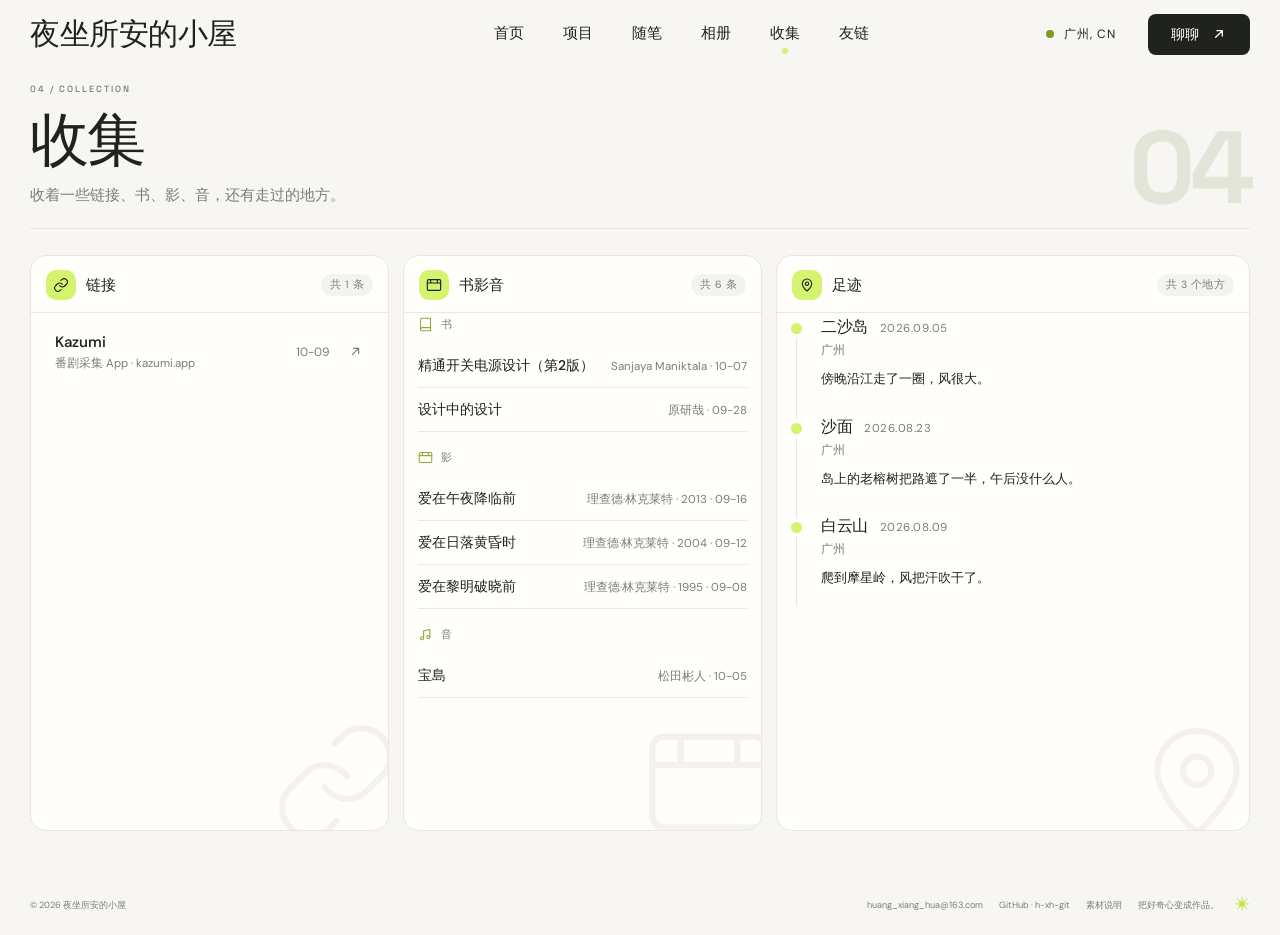
<file: collections/index.html>
<!doctype html>
<html lang="zh-CN" data-theme="fresh">
<head>
  <meta charset="utf-8" />
  <meta name="viewport" content="width=device-width, initial-scale=1" />
  <meta name="theme-color" content="#f7f6f2" />
  <meta name="description" content="收集 —— 链接、书、影、音，还有走过的地方。" />
  <title>收集 · 夜坐所安的小屋</title>

  <link rel="stylesheet" href="../assets/css/tokens.css" />
  <link rel="stylesheet" href="../assets/css/layout.css" />
  <link rel="stylesheet" href="../assets/css/components.css" />
  <link rel="stylesheet" href="../assets/css/page.css" />
</head>
<body>

<a class="skip-link" href="#main">跳到页面内容</a>

<div class="site-shell page-shell">

  <!-- ================= 站头 ================= -->
  <header class="site-header">
    <a class="brand" href="../index.html" aria-label="夜坐所安的小屋 首页">
      <span>夜坐所安的小屋</span>
    </a>

    <nav aria-label="主导航">
      <a href="../index.html">首页</a>
      <a href="../projects/index.html">项目</a>
      <a href="../essays/index.html">随笔</a>
      <a href="../photos/index.html">相册</a>
      <a href="index.html" class="active" aria-current="page">收集</a>
      <a href="../friends/index.html">友链</a>
    </nav>

    <div class="header-contact">
      <span>
        <i></i>
        <span class="header-location-name" title="广州, CN">广州, CN</span>
      </span>
      <a class="button dark" href="mailto:huang_xiang_hua@163.com">
        聊聊
        <svg class="icon" viewBox="0 0 24 24" fill="none" stroke="currentColor" stroke-width="2"
             stroke-linecap="round" stroke-linejoin="round" aria-hidden="true">
          <path d="M7 17 17 7M9 7h8v8" />
        </svg>
      </a>
    </div>
  </header>

  <!-- ================= 主区 =================
       data-base："../" 用来把数据文件里写死的站内路径（照片）
       补成当前这一层能用的相对路径。 -->
  <main id="main" tabindex="-1" class="page-main" data-collections data-base="../">

    <div class="page-head">
      <div>
        <span class="eyebrow">04 / Collection</span>
        <h1>收集</h1>
        <p>收着一些链接、书、影、音，还有走过的地方。</p>
      </div>
      <span class="page-number" aria-hidden="true">04</span>
    </div>

    <div class="page-summary" data-summary></div>

    <!-- 三张卡：每张卡固定高度、卡内自己滚（列数、卡高、滚动条样式在 page.css 第 12 节）。
         去掉外面这层 .collect-deck，就回到一条长列表。 -->
    <div class="collect-deck">

      <section class="collect-section" hidden>
        <header>
          <span class="collect-icon" data-icon="link" aria-hidden="true"></span>
          <h2>链接</h2>
          <span class="count" data-count="link"></span>
        </header>
        <div data-list="link"></div>
      </section>

      <section class="collect-section" hidden>
        <header>
          <span class="collect-icon" data-icon="film" aria-hidden="true"></span>
          <h2>书影音</h2>
          <span class="count" data-count="media"></span>
        </header>
        <div data-list="media"></div>
      </section>

      <section class="collect-section" hidden>
        <header>
          <span class="collect-icon" data-icon="place" aria-hidden="true"></span>
          <h2>足迹</h2>
          <span class="count" data-count="place"></span>
        </header>
        <div data-list="place"></div>
      </section>

    </div>

  </main>

  <!-- ================= 页脚 ================= -->
  <footer class="site-footer">
    <span>© 2026 夜坐所安的小屋</span>
    <div>
      <a class="footer-contact" href="mailto:huang_xiang_hua@163.com" title="发邮件给我">huang_xiang_hua@163.com</a>
      <a class="footer-contact" href="https://github.com/h-xh-git" target="_blank" rel="noopener" aria-label="GitHub：h-xh-git" title="github.com/h-xh-git">GitHub · h-xh-git</a>
      <button type="button" data-pending="素材说明">素材说明</button>
      <span class="footer-motto">把好奇心变成作品。</span>
      <span class="footer-star">✳</span>
    </div>
  </footer>

</div>

<script src="../assets/data/collections.js"></script>
<script src="../assets/js/collections-page.js"></script>
<script src="../assets/music/playlist.js"></script>
<script src="../assets/js/player.js"></script>
<script src="../assets/js/nav.js"></script>
</body>
</html>
</file>
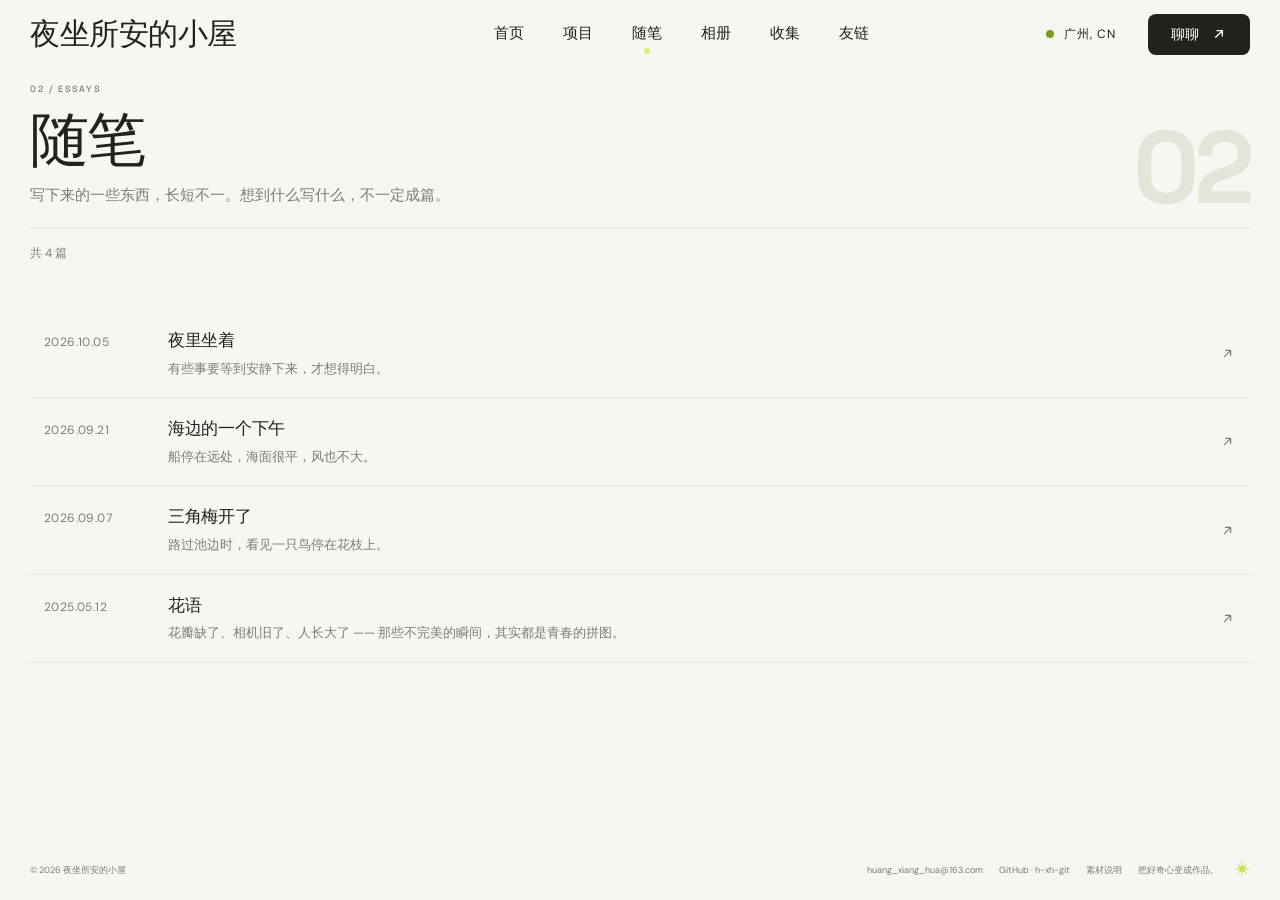
<file: essays/index.html>
<!doctype html>
<html lang="zh-CN" data-theme="fresh">
<head>
  <meta charset="utf-8" />
  <meta name="viewport" content="width=device-width, initial-scale=1" />
  <meta name="theme-color" content="#f7f6f2" />
  <meta name="description" content="随笔 —— 写下来的一些东西，长短不一。" />
  <title>随笔 · 夜坐所安的小屋</title>

  <link rel="stylesheet" href="../assets/css/tokens.css" />
  <link rel="stylesheet" href="../assets/css/layout.css" />
  <link rel="stylesheet" href="../assets/css/components.css" />
  <link rel="stylesheet" href="../assets/css/page.css" />
</head>
<body>

<a class="skip-link" href="#main">跳到页面内容</a>

<div class="site-shell page-shell">

  <!-- ================= 站头 ================= -->
  <header class="site-header">
    <a class="brand" href="../index.html" aria-label="夜坐所安的小屋 首页">
      <span>夜坐所安的小屋</span>
    </a>

    <nav aria-label="主导航">
      <a href="../index.html">首页</a>
      <a href="../projects/index.html">项目</a>
      <a href="index.html" class="active" aria-current="page">随笔</a>
      <a href="../photos/index.html">相册</a>
      <a href="../collections/index.html">收集</a>
      <a href="../friends/index.html">友链</a>
    </nav>

    <div class="header-contact">
      <span>
        <i></i>
        <span class="header-location-name" title="广州, CN">广州, CN</span>
      </span>
      <a class="button dark" href="mailto:huang_xiang_hua@163.com">
        聊聊
        <svg class="icon" viewBox="0 0 24 24" fill="none" stroke="currentColor" stroke-width="2"
             stroke-linecap="round" stroke-linejoin="round" aria-hidden="true">
          <path d="M7 17 17 7M9 7h8v8" />
        </svg>
      </a>
    </div>
  </header>

  <!-- ================= 主区 ================= |
       data-base："../" 用来把数据文件里写死的站内路径（配图）补成当前这一层能用的相对路径 -->
  <main id="main" tabindex="-1" class="page-main" data-base="../">

    <div class="page-head">
      <div>
        <span class="eyebrow">02 / Essays</span>
        <h1>随笔</h1>
        <p>写下来的一些东西，长短不一。想到什么写什么，不一定成篇。</p>
      </div>
      <span class="page-number" aria-hidden="true">02</span>
    </div>

    <div class="page-summary">
      <span class="count" data-essay-count></span>
    </div>

    <!-- 列表由 assets/js/essays.js 填 -->
    <section class="collect-section" data-essay-list></section>

  </main>

  <!-- ================= 页脚 ================= -->
  <footer class="site-footer">
    <span>© 2026 夜坐所安的小屋</span>
    <div>
      <a class="footer-contact" href="mailto:huang_xiang_hua@163.com" title="发邮件给我">huang_xiang_hua@163.com</a>
      <a class="footer-contact" href="https://github.com/h-xh-git" target="_blank" rel="noopener" aria-label="GitHub：h-xh-git" title="github.com/h-xh-git">GitHub · h-xh-git</a>
      <button type="button" data-pending="素材说明">素材说明</button>
      <span class="footer-motto">把好奇心变成作品。</span>
      <span class="footer-star">✳</span>
    </div>
  </footer>

</div>

<script src="../assets/data/essays.js"></script>
<script src="../assets/js/essays-page.js"></script>
<script src="../assets/music/playlist.js"></script>
<script src="../assets/js/player.js"></script>
<script src="../assets/js/nav.js"></script>
</body>
</html>
</file>
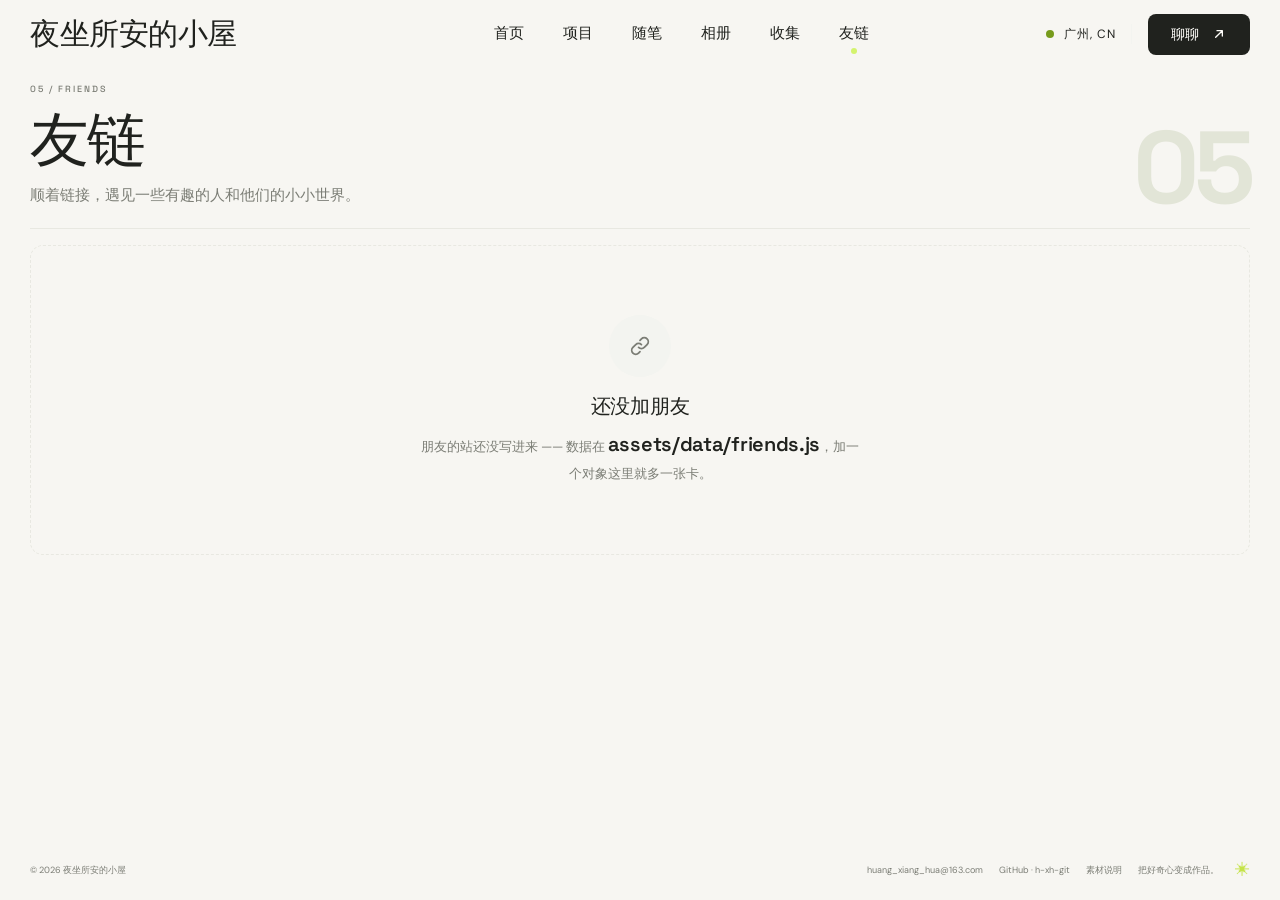
<file: friends/index.html>
<!doctype html>
<html lang="zh-CN" data-theme="fresh">
<head>
  <meta charset="utf-8" />
  <meta name="viewport" content="width=device-width, initial-scale=1" />
  <meta name="theme-color" content="#f7f6f2" />
  <meta name="description" content="友链 —— 顺着链接，遇见一些有趣的人和他们的小小世界。" />
  <title>友链 · 夜坐所安的小屋</title>

  <link rel="stylesheet" href="../assets/css/tokens.css" />
  <link rel="stylesheet" href="../assets/css/layout.css" />
  <link rel="stylesheet" href="../assets/css/components.css" />
  <link rel="stylesheet" href="../assets/css/page.css" />
</head>
<body>

<a class="skip-link" href="#main">跳到页面内容</a>

<div class="site-shell page-shell">

  <!-- ================= 站头 ================= -->
  <header class="site-header">
    <a class="brand" href="../index.html" aria-label="夜坐所安的小屋 首页">
      <span>夜坐所安的小屋</span>
    </a>

    <nav aria-label="主导航">
      <a href="../index.html">首页</a>
      <a href="../projects/index.html">项目</a>
      <a href="../essays/index.html">随笔</a>
      <a href="../photos/index.html">相册</a>
      <a href="../collections/index.html">收集</a>
      <a href="index.html" class="active" aria-current="page">友链</a>
    </nav>

    <div class="header-contact">
      <span>
        <i></i>
        <span class="header-location-name" title="广州, CN">广州, CN</span>
      </span>
      <a class="button dark" href="mailto:huang_xiang_hua@163.com">
        聊聊
        <svg class="icon" viewBox="0 0 24 24" fill="none" stroke="currentColor" stroke-width="2"
             stroke-linecap="round" stroke-linejoin="round" aria-hidden="true">
          <path d="M7 17 17 7M9 7h8v8" />
        </svg>
      </a>
    </div>
  </header>

  <!-- ================= 主区 ================= |
       data-base："../" 用来把数据文件里写死的站内路径（头像）补成当前这一层能用的相对路径 -->
  <main id="main" tabindex="-1" class="page-main" data-friends data-base="../">

    <div class="page-head">
      <div>
        <span class="eyebrow">05 / Friends</span>
        <h1>友链</h1>
        <p>顺着链接，遇见一些有趣的人和他们的小小世界。</p>
      </div>
      <span class="page-number" aria-hidden="true">05</span>
    </div>

    <div class="page-summary">
      <span class="count" data-friend-count></span>
    </div>

    <!-- 卡片由 assets/js/friends-page.js 生成 -->
    <ul class="friend-list" data-friend-list></ul>

    <!-- 没朋友时露出来的占位（有内容时由 JS 藏起来） -->
    <div class="friend-empty" data-friend-empty hidden>
      <span class="friend-empty-icon" aria-hidden="true">
        <svg viewBox="0 0 24 24" fill="none" stroke="currentColor" stroke-width="1.8"
             stroke-linecap="round" stroke-linejoin="round">
          <path d="M10.6 13.4a4 4 0 0 0 5.66 0l2.83-2.83a4 4 0 0 0-5.66-5.66l-1.41 1.42" />
          <path d="M13.4 10.6a4 4 0 0 0-5.66 0l-2.83 2.83a4 4 0 0 0 5.66 5.66l1.41-1.42" />
        </svg>
      </span>
      <b>还没加朋友</b>
      <p>朋友的站还没写进来 —— 数据在 <b>assets/data/friends.js</b>，加一个对象这里就多一张卡。</p>
    </div>

  </main>

  <!-- ================= 页脚 ================= -->
  <footer class="site-footer">
    <span>© 2026 夜坐所安的小屋</span>
    <div>
      <a class="footer-contact" href="mailto:huang_xiang_hua@163.com" title="发邮件给我">huang_xiang_hua@163.com</a>
      <a class="footer-contact" href="https://github.com/h-xh-git" target="_blank" rel="noopener" aria-label="GitHub：h-xh-git" title="github.com/h-xh-git">GitHub · h-xh-git</a>
      <button type="button" data-pending="素材说明">素材说明</button>
      <span class="footer-motto">把好奇心变成作品。</span>
      <span class="footer-star">✳</span>
    </div>
  </footer>

</div>

<script src="../assets/data/friends.js"></script>
<script src="../assets/js/friends-page.js"></script>
<script src="../assets/music/playlist.js"></script>
<script src="../assets/js/player.js"></script>
<script src="../assets/js/nav.js"></script>
</body>
</html>
</file>
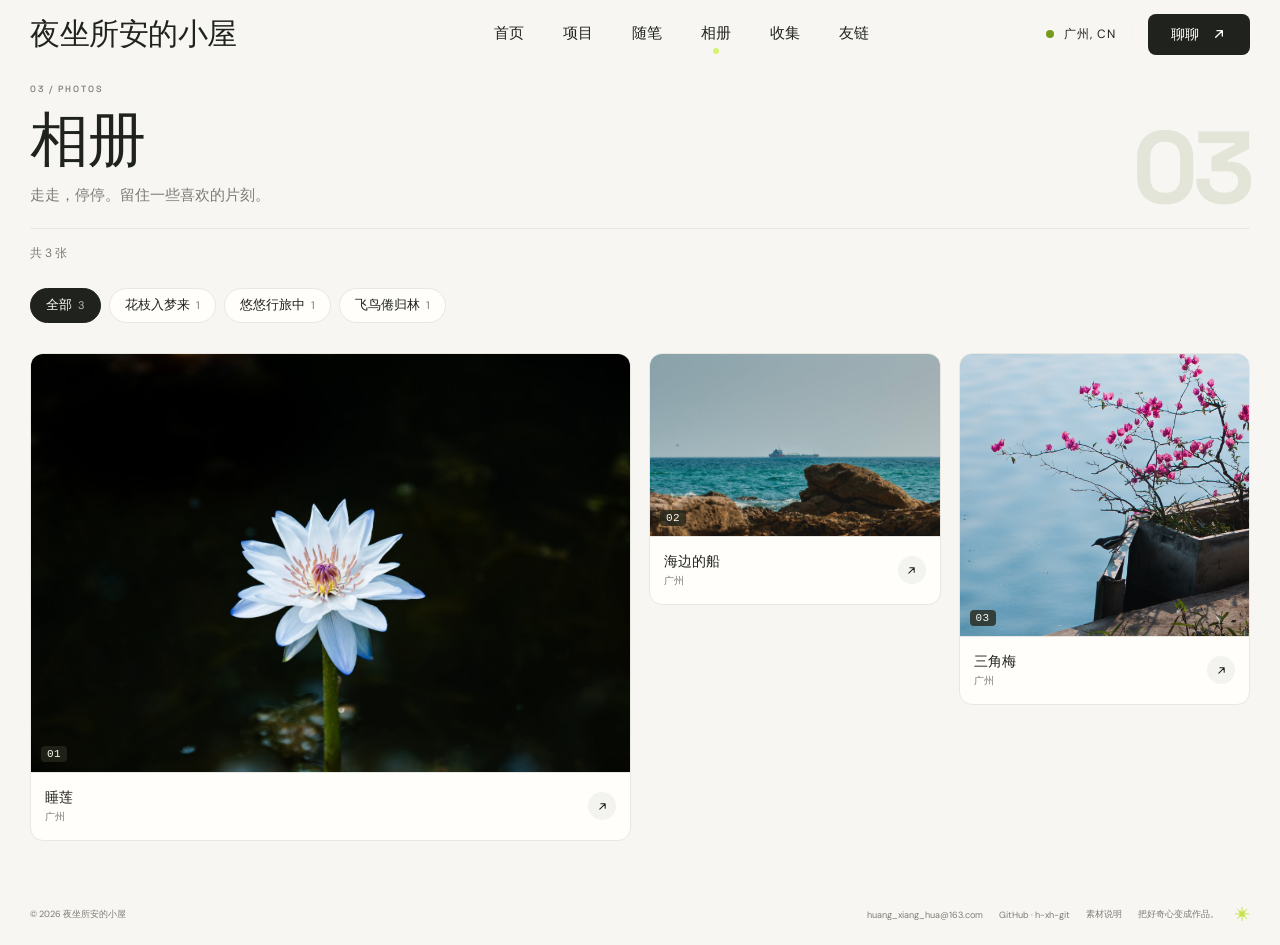
<file: photos/index.html>
<!doctype html>
<html lang="zh-CN" data-theme="fresh">
<head>
  <meta charset="utf-8" />
  <meta name="viewport" content="width=device-width, initial-scale=1" />
  <meta name="theme-color" content="#f7f6f2" />
  <meta name="description" content="相册 —— 走走，停停。留住一些喜欢的片刻。" />
  <title>相册 · 夜坐所安的小屋</title>

  <link rel="stylesheet" href="../assets/css/tokens.css" />
  <link rel="stylesheet" href="../assets/css/layout.css" />
  <link rel="stylesheet" href="../assets/css/components.css" />
  <link rel="stylesheet" href="../assets/css/page.css" />
</head>
<body>

<a class="skip-link" href="#main">跳到页面内容</a>

<div class="site-shell page-shell">

  <!-- ================= 站头 ================= -->
  <header class="site-header">
    <a class="brand" href="../index.html" aria-label="夜坐所安的小屋 首页">
      <span>夜坐所安的小屋</span>
    </a>

    <nav aria-label="主导航">
      <a href="../index.html">首页</a>
      <a href="../projects/index.html">项目</a>
      <a href="../essays/index.html">随笔</a>
      <a href="index.html" class="active" aria-current="page">相册</a>
      <a href="../collections/index.html">收集</a>
      <a href="../friends/index.html">友链</a>
    </nav>

    <div class="header-contact">
      <span>
        <i></i>
        <span class="header-location-name" title="广州, CN">广州, CN</span>
      </span>
      <a class="button dark" href="mailto:huang_xiang_hua@163.com">
        聊聊
        <svg class="icon" viewBox="0 0 24 24" fill="none" stroke="currentColor" stroke-width="2"
             stroke-linecap="round" stroke-linejoin="round" aria-hidden="true">
          <path d="M7 17 17 7M9 7h8v8" />
        </svg>
      </a>
    </div>
  </header>

  <!-- ================= 主区 ================= |
       data-base："../" 用来把数据文件里写死的站内路径（照片）补成当前这一层能用的相对路径 -->
  <main id="main" tabindex="-1" class="page-main" data-album data-base="../">

    <div class="page-head">
      <div>
        <span class="eyebrow">03 / Photos</span>
        <h1>相册</h1>
        <p>走走，停停。留住一些喜欢的片刻。</p>
      </div>
      <span class="page-number" aria-hidden="true">03</span>
    </div>

    <div class="page-summary">
      <span class="count" data-album-count></span>
    </div>

    <!-- 分类标签页由 assets/js/album-page.js 填（只有一个分类时整排不出现） -->
    <div class="album-filter" data-album-filter role="group" aria-label="按分类筛照片" hidden></div>

    <!-- 照片墙由 assets/js/album-page.js 排布 -->
    <div class="album-grid" data-album-grid></div>

    <!-- 没照片时露出来的占位（有照片时由 JS 藏起来） -->
    <p class="album-empty" data-album-empty>
      还没放照片 —— 照片按分类放进 <b>assets/img/album/</b> 下的四个文件夹
      （花枝入梦来 / 悠悠行旅中 / 飞鸟倦归林 / 漫漫人物录），
      再到 <b>assets/data/album.js</b> 里加一条，这里就会自己长出一面照片墙。
    </p>

  </main>

  <!-- ================= 页脚 ================= -->
  <footer class="site-footer">
    <span>© 2026 夜坐所安的小屋</span>
    <div>
      <a class="footer-contact" href="mailto:huang_xiang_hua@163.com" title="发邮件给我">huang_xiang_hua@163.com</a>
      <a class="footer-contact" href="https://github.com/h-xh-git" target="_blank" rel="noopener" aria-label="GitHub：h-xh-git" title="github.com/h-xh-git">GitHub · h-xh-git</a>
      <button type="button" data-pending="素材说明">素材说明</button>
      <span class="footer-motto">把好奇心变成作品。</span>
      <span class="footer-star">✳</span>
    </div>
  </footer>

</div>

<script src="../assets/data/album.js"></script>
<script src="../assets/js/album-page.js"></script>
<script src="../assets/music/playlist.js"></script>
<script src="../assets/js/player.js"></script>
<script src="../assets/js/nav.js"></script>
</body>
</html>
</file>
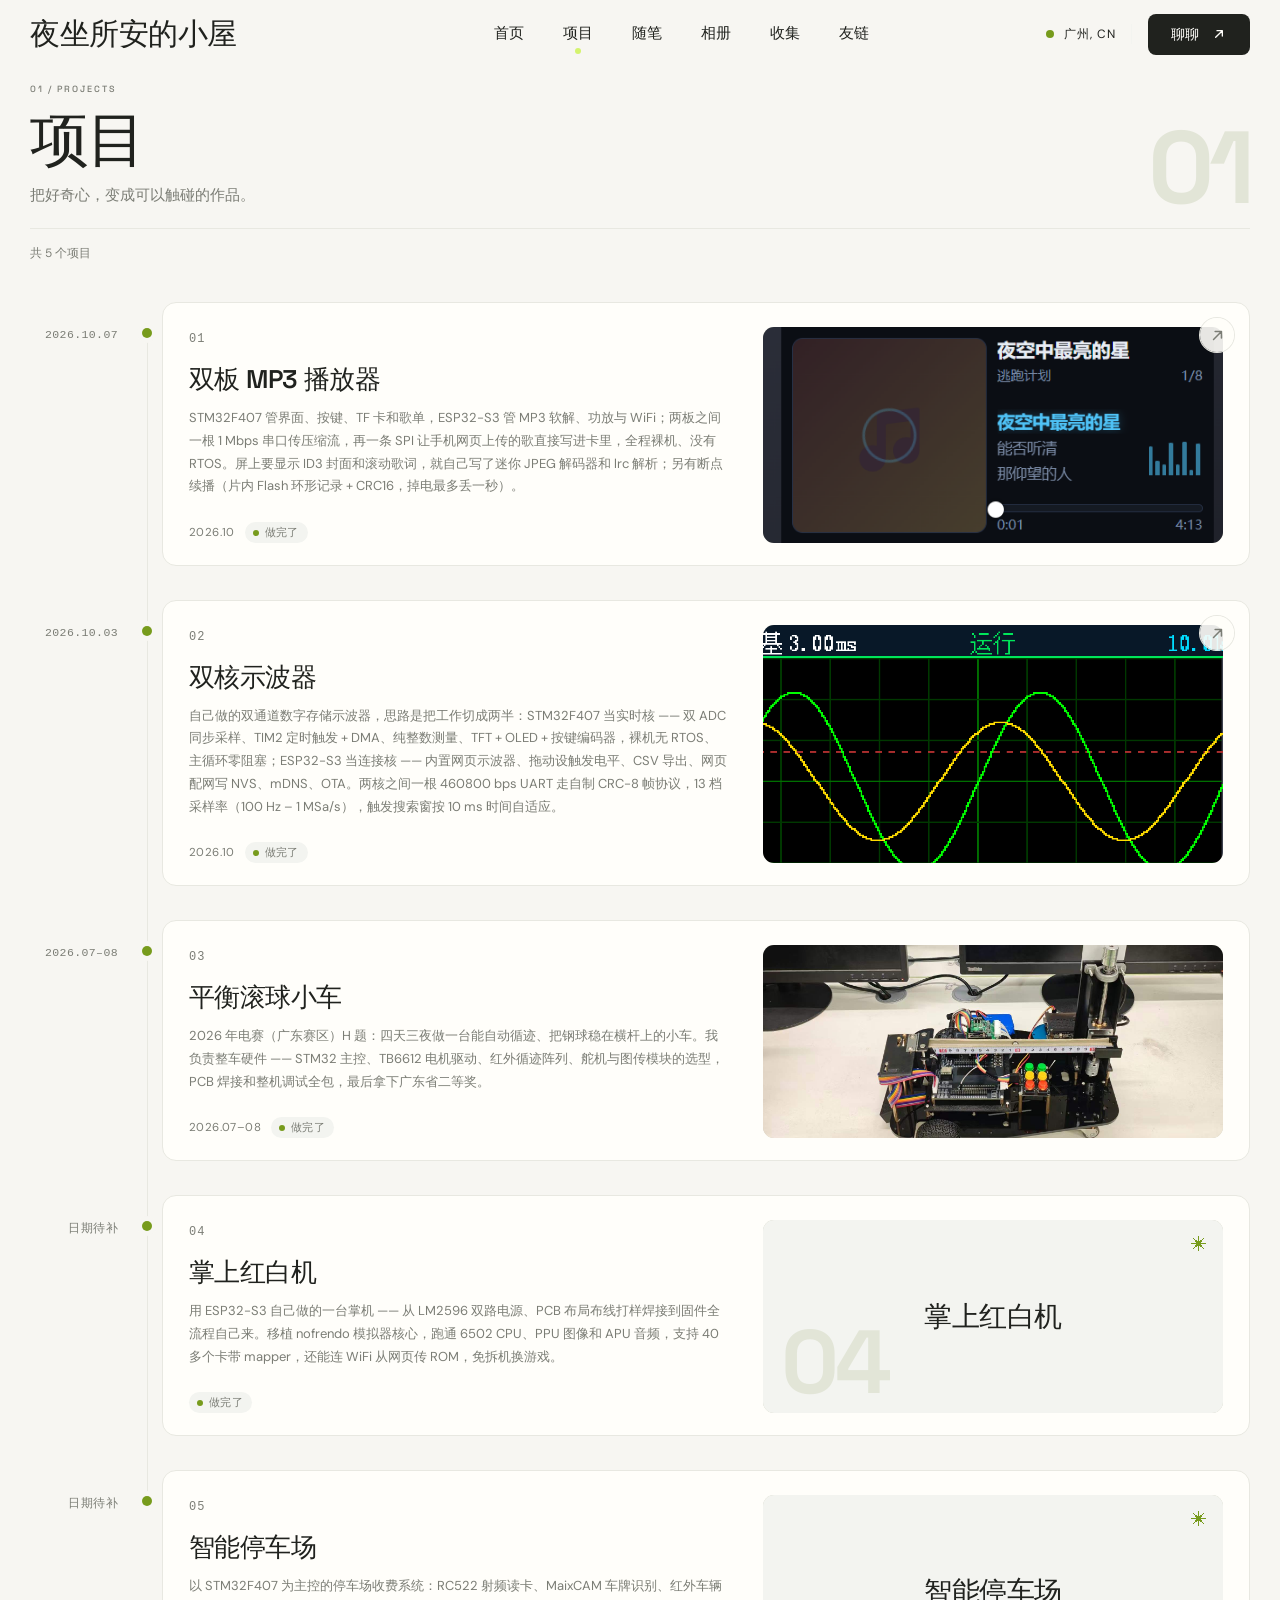
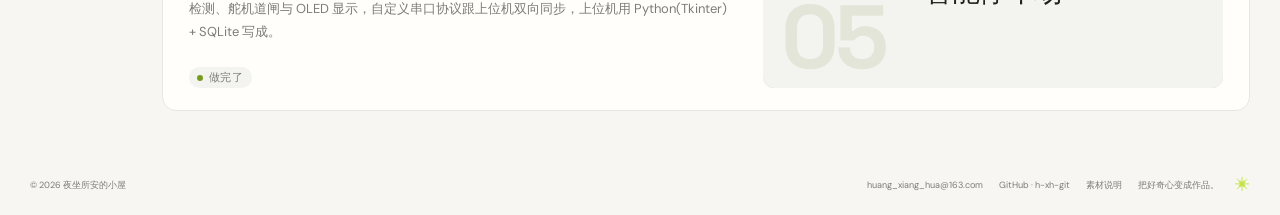
<file: projects/index.html>
<!doctype html>
<html lang="zh-CN" data-theme="fresh">
<head>
  <meta charset="utf-8" />
  <meta name="viewport" content="width=device-width, initial-scale=1" />
  <meta name="theme-color" content="#f7f6f2" />
  <meta name="description" content="项目 —— 把好奇心，变成可以触碰的作品。" />
  <title>项目 · 夜坐所安的小屋</title>

  <link rel="stylesheet" href="../assets/css/tokens.css" />
  <link rel="stylesheet" href="../assets/css/layout.css" />
  <link rel="stylesheet" href="../assets/css/components.css" />
  <link rel="stylesheet" href="../assets/css/page.css" />
</head>
<body>

<a class="skip-link" href="#main">跳到页面内容</a>

<div class="site-shell page-shell">

  <!-- ================= 站头 ================= -->
  <header class="site-header">
    <a class="brand" href="../index.html" aria-label="夜坐所安的小屋 首页">
      <span>夜坐所安的小屋</span>
    </a>

    <nav aria-label="主导航">
      <a href="../index.html">首页</a>
      <a href="index.html" class="active" aria-current="page">项目</a>
      <a href="../essays/index.html">随笔</a>
      <a href="../photos/index.html">相册</a>
      <a href="../collections/index.html">收集</a>
      <a href="../friends/index.html">友链</a>
    </nav>

    <div class="header-contact">
      <span>
        <i></i>
        <span class="header-location-name" title="广州, CN">广州, CN</span>
      </span>
      <a class="button dark" href="mailto:huang_xiang_hua@163.com">
        聊聊
        <svg class="icon" viewBox="0 0 24 24" fill="none" stroke="currentColor" stroke-width="2"
             stroke-linecap="round" stroke-linejoin="round" aria-hidden="true">
          <path d="M7 17 17 7M9 7h8v8" />
        </svg>
      </a>
    </div>
  </header>

  <!-- ================= 主区 ================= |
       data-base："../" 用来把数据文件里写死的站内路径（封面）补成当前这一层能用的相对路径 -->
  <main id="main" tabindex="-1" class="page-main" data-projects data-base="../">

    <div class="page-head">
      <div>
        <span class="eyebrow">01 / Projects</span>
        <h1>项目</h1>
        <p>把好奇心，变成可以触碰的作品。</p>
      </div>
      <span class="page-number" aria-hidden="true">01</span>
    </div>

    <div class="page-summary">
      <span class="count" data-project-count></span>
    </div>

    <!-- 卡片由 assets/js/projects-page.js 生成 -->
    <ul class="project-list" data-project-list></ul>

    <!-- 没项目时露出来的提示（有内容时由 JS 藏起来） -->
    <p class="empty-note" data-project-empty hidden>
      还没放项目 —— 数据在 <b>assets/data/projects.js</b>，加一个对象这里就多一张卡。
    </p>

  </main>

  <!-- ================= 页脚 ================= -->
  <footer class="site-footer">
    <span>© 2026 夜坐所安的小屋</span>
    <div>
      <a class="footer-contact" href="mailto:huang_xiang_hua@163.com" title="发邮件给我">huang_xiang_hua@163.com</a>
      <a class="footer-contact" href="https://github.com/h-xh-git" target="_blank" rel="noopener" aria-label="GitHub：h-xh-git" title="github.com/h-xh-git">GitHub · h-xh-git</a>
      <button type="button" data-pending="素材说明">素材说明</button>
      <span class="footer-motto">把好奇心变成作品。</span>
      <span class="footer-star">✳</span>
    </div>
  </footer>

</div>

<script src="../assets/data/projects.js"></script>
<script src="../assets/js/projects-page.js"></script>
<script src="../assets/music/playlist.js"></script>
<script src="../assets/js/player.js"></script>
<script src="../assets/js/nav.js"></script>
</body>
</html>
</file>
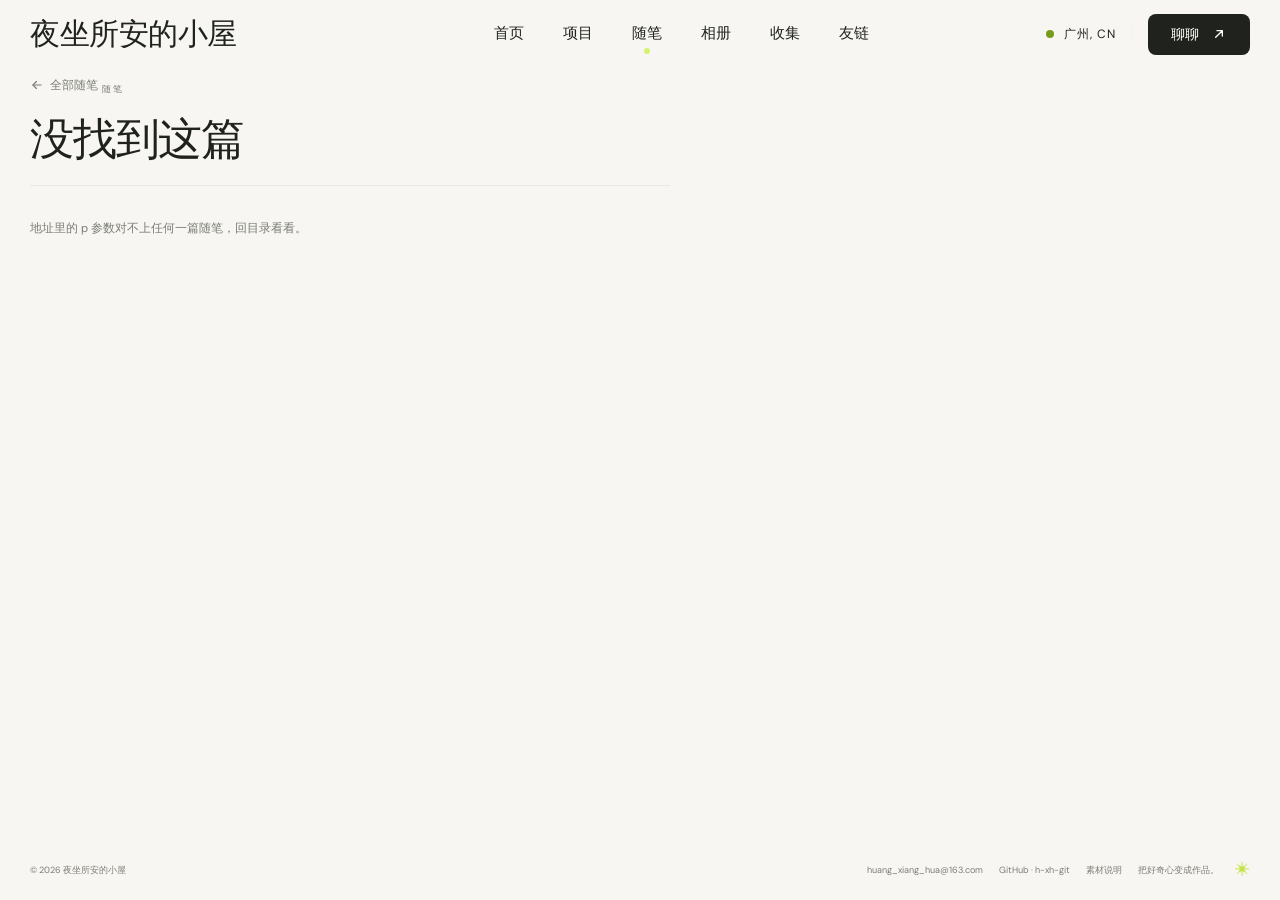
<file: essays/read.html>
<!doctype html>
<html lang="zh-CN" data-theme="fresh">
<head>
  <meta charset="utf-8" />
  <meta name="viewport" content="width=device-width, initial-scale=1" />
  <meta name="theme-color" content="#f7f6f2" />
  <meta name="description" content="随笔 · 夜坐所安的小屋" />
  <title>随笔 · 夜坐所安的小屋</title>

  <link rel="stylesheet" href="../assets/css/tokens.css" />
  <link rel="stylesheet" href="../assets/css/layout.css" />
  <link rel="stylesheet" href="../assets/css/components.css" />
  <link rel="stylesheet" href="../assets/css/page.css" />
</head>
<body>

<a class="skip-link" href="#main">跳到页面内容</a>

<div class="site-shell page-shell">

  <!-- ================= 站头 ================= -->
  <header class="site-header">
    <a class="brand" href="../index.html" aria-label="夜坐所安的小屋 首页">
      <span>夜坐所安的小屋</span>
    </a>

    <nav aria-label="主导航">
      <a href="../index.html">首页</a>
      <a href="../projects/index.html">项目</a>
      <a href="index.html" class="active" aria-current="page">随笔</a>
      <a href="../photos/index.html">相册</a>
      <a href="../collections/index.html">收集</a>
      <a href="../friends/index.html">友链</a>
    </nav>

    <div class="header-contact">
      <span>
        <i></i>
        <span class="header-location-name" title="广州, CN">广州, CN</span>
      </span>
      <a class="button dark" href="mailto:huang_xiang_hua@163.com">
        聊聊
        <svg class="icon" viewBox="0 0 24 24" fill="none" stroke="currentColor" stroke-width="2"
             stroke-linecap="round" stroke-linejoin="round" aria-hidden="true">
          <path d="M7 17 17 7M9 7h8v8" />
        </svg>
      </a>
    </div>
  </header>

  <!-- ================= 主区 =================
       这一页的内容由 assets/js/essays.js 按地址里的 ?p=slug 从
       assets/data/essays.js 里取出来渲染。 -->
  <main id="main" tabindex="-1" class="page-main" data-base="../" data-essay-reader>

    <article class="essay">
      <header class="essay-head">
        <a class="essay-back" href="index.html">
          <svg viewBox="0 0 24 24" fill="none" stroke="currentColor" stroke-width="2"
               stroke-linecap="round" stroke-linejoin="round" aria-hidden="true">
            <path d="M19 12H5" /><path d="m11 18-6-6 6-6" />
          </svg>
          全部随笔
        </a>
        <span class="eyebrow" data-essay-eyebrow>随笔</span>
        <h1 class="essay-title" data-essay-title>…</h1>
      </header>

      <div class="essay-body" data-essay-content></div>

      <nav class="essay-nav" data-essay-nav aria-label="更新的一篇 / 更早的一篇"></nav>
    </article>

  </main>

  <!-- ================= 页脚 ================= -->
  <footer class="site-footer">
    <span>© 2026 夜坐所安的小屋</span>
    <div>
      <a class="footer-contact" href="mailto:huang_xiang_hua@163.com" title="发邮件给我">huang_xiang_hua@163.com</a>
      <a class="footer-contact" href="https://github.com/h-xh-git" target="_blank" rel="noopener" aria-label="GitHub：h-xh-git" title="github.com/h-xh-git">GitHub · h-xh-git</a>
      <button type="button" data-pending="素材说明">素材说明</button>
      <span class="footer-motto">把好奇心变成作品。</span>
      <span class="footer-star">✳</span>
    </div>
  </footer>

</div>

<script src="../assets/data/essays.js"></script>
<script src="../assets/js/essays-page.js"></script>
<script src="../assets/music/playlist.js"></script>
<script src="../assets/js/player.js"></script>
<script src="../assets/js/nav.js"></script>
</body>
</html>
</file>
<file: assets/css/tokens.css>
/* ============================================================
   tokens.css — 设计令牌
   取值来自模板 client/src/styles.css 的 :root 与 themes.css。
   改这里就能整体换色、换间距、换字体。
   ============================================================ */

/* 字体：模板用 Google Fonts 引入。若你的站点要完全离线/零外部请求，
   把下面这行删掉，改成 @font-face 指向 assets/fonts/ 里的本地字体文件。 */
@import url("https://fonts.googleapis.com/css2?family=DM+Sans:wght@400;450;500;550;600;650;700;750&family=Space+Grotesk:wght@400;500;600;700&display=swap");

:root {
  /* ---------- 基础色（清新绿 / fresh，模板默认主题） ---------- */
  --ink: #20221e;          /* 主文字 */
  --muted: #7b7d75;        /* 次要文字 */
  --paper: #f7f6f2;        /* 页面底色 */
  --line: #e8e8e1;         /* 分隔线 / 卡片边框 */
  --lime: #d4f36e;         /* 强调色：高亮条、冒号、今天、签到钮 */
  --card: #fffefa;         /* 卡片底色 */

  /* ---------- 尺寸节奏 ---------- */
  --gap: 12px;             /* 卡片间距（≥1101px） */
  --pad: 24px;             /* 卡片内边距（≥1550px 变 27px） */
  --shell-pad: 30px;       /* 外壳左右内边距 */
  --shell-max: 1920px;     /* 外壳最大宽 */
  --header-h: 68px;        /* 站头高度 */
  --footer-h: 29px;        /* 页脚高度（首页 24px） */

  /* ---------- 语义别名：组件只引用这一层，换主题时不必改组件 ---------- */
  --theme-muted: var(--muted);
  --theme-line: var(--line);
  --theme-soft: #f3f4f0;         /* 浅色底块：徽标、按钮禁用态 */
  --theme-surface: #fffefa;      /* 弹窗 / 浮层底 */
  --theme-image-bg: #d8dbc9;     /* 图片未加载时的底色 */
  --theme-number: #e2e5d7;       /* 栏目页大编号 */
  --theme-focus: #779b1c;        /* 键盘聚焦描边 */
  --theme-accent-ink: #c4e348;   /* 品牌句点等强调文字 */
  --theme-on-button: #fffefa;    /* 深色按钮上的文字 */
  --theme-on-accent: #22261a;    /* 强调色块上的文字 */

  /* 时钟卡（深色卡）专用 */
  --theme-clock: #23261f;
  --theme-clock-ink: #fbfbf5;
  --theme-clock-line: #53564b;
  --theme-clock-accent: #d9f89e;

  /* ---------- 字体 ---------- */
  --font-body: "DM Sans", -apple-system, BlinkMacSystemFont, "PingFang SC",
    "Microsoft YaHei", sans-serif;
  --font-display: "Space Grotesk", "DM Sans", -apple-system, sans-serif;

  /* ---------- 过渡 ---------- */
  --ease: 0.16s;
}
</file>
<file: assets/css/layout.css>
/* ============================================================
   layout.css — 外壳与首页九宫格布局
   结构：.site-shell（100svh 一列三段）> 站头 / main#main / 页脚
   命中比例与断点取自模板 client/src/styles.css 实测值。
   ============================================================ */

/* ---------- 0. 基础重置 ---------- */
* { box-sizing: border-box; }

html { -webkit-text-size-adjust: 100%; }

body {
  margin: 0;
  background: var(--paper);
  color: var(--ink);
  font-family: var(--font-body);
  font-weight: 400;
  font-synthesis: none;
}

h1, h2, h3, p { margin: 0; }

button, input, textarea, select { font: inherit; }

button {
  border: 0;
  background: none;
  padding: 0;
  color: inherit;
  cursor: pointer;
}

a {
  color: inherit;
  text-decoration: none;
}

button, a, input { transition: background var(--ease), color var(--ease), opacity var(--ease); }

button:hover:not(:disabled) { filter: brightness(0.97); }

button:focus-visible,
a:focus-visible {
  outline: 3px solid var(--theme-focus);
  outline-offset: 4px;
}

button, a, input { touch-action: manipulation; }

/* 键盘用户的跳转入口 */
.skip-link {
  position: absolute;
  left: -9999px;
  top: 8px;
  z-index: 200;
}
.skip-link:focus {
  left: 16px;
  padding: 10px 16px;
  border-radius: 6px;
  background: var(--lime);
  color: var(--theme-on-accent);
  font-size: 13px;
}

/* ---------- 1. 外壳 ---------- */
.site-shell {
  width: 100%;
  height: 100svh;          /* 一屏：页面本身不滚动 */
  min-height: 740px;
  max-width: var(--shell-max);
  margin: auto;
  padding: 0 var(--shell-pad);
  display: flex;
  flex-direction: column;
}

/* 桌面端：高度交给内容撑满，取消 min-height，避免矮窗口溢出 */
@media (min-width: 1101px) {
  .site-shell { min-height: 0; }
}

/* ---------- 2. 站头 ---------- */
.site-header {
  height: var(--header-h);
  flex-shrink: 0;
  display: flex;
  align-items: center;
  justify-content: space-between;
  gap: 24px;
}

.brand { display: flex; align-items: center; min-width: 0; }

/* 中文站名 7 个全角字：全角字形视觉体积大于等号拉丁字母，
   所以比他 43px 的拉丁品牌名收到 30px，字距也从 -1.8px 放宽到 -0.5px。 */
.brand > span {
  font-family: var(--font-display);
  font-size: 30px;
  font-weight: 700;
  letter-spacing: -0.5px;
  line-height: 1;
  max-width: 300px;
  white-space: nowrap;
  overflow: hidden;
  text-overflow: ellipsis;
}

.brand i { color: var(--theme-accent-ink); font-style: normal; }

.site-header nav {
  display: flex;
  align-items: center;
  gap: 39px;
  margin-left: 80px;
}

.site-header nav a {
  position: relative;
  font-size: 15px;
  padding: 13px 0 16px;
}

.site-header nav a:hover { color: var(--theme-focus); }

.site-header nav a.active { font-weight: 650; }

.site-header nav a.active::after {
  content: "";
  position: absolute;
  left: 50%;
  bottom: 5px;
  transform: translateX(-50%);
  width: 6px;
  height: 6px;
  border-radius: 50%;
  background: var(--lime);
}

.header-contact {
  display: flex;
  align-items: center;
  gap: 32px;
}

.header-contact > span {
  display: flex;
  align-items: center;
  gap: 10px;
  font-size: 12px;
  letter-spacing: 1px;
  white-space: nowrap;
}

.header-contact > span > i {
  width: 8px;
  height: 8px;
  flex-shrink: 0;
  border-radius: 50%;
  background: var(--theme-focus);
  display: inline-block;
}

.header-location-name {
  max-width: 160px;
  overflow: hidden;
  text-overflow: ellipsis;
}

.header-contact > .button {
  position: relative;
  border-radius: 8px;
  padding: 11px 20px;
  min-width: 102px;
}

/* 「聊聊」左侧的竖分隔线 */
.header-contact > .button::before {
  content: "";
  position: absolute;
  left: -17px;
  height: 20px;
  width: 1px;
  background: var(--theme-soft);
}

/* ---------- 3. 主区：首页九宫格 ---------- */
main { min-height: 0; }

.bento-grid {
  flex: 1;
  min-height: 0;
  display: grid;
  grid-template-rows: 1.08fr 1.1fr 0.7fr;
  gap: var(--gap);
}

@media (min-width: 1101px) {
  .bento-grid {
    grid-template-rows: minmax(0, 1.08fr) minmax(0, 1.1fr) minmax(0, 0.85fr);
  }
}

.bento-row {
  display: grid;
  min-height: 0;
  gap: var(--gap);
  grid-template-rows: minmax(0, 1fr);
}

/* 三行列宽刻意错开，形成「错落的 Bento」——不要统一成等分 */
.top-row    { grid-template-columns: 1.8fr 1.05fr 1fr; }
.middle-row { grid-template-columns: 1.75fr 1.1fr 1fr; }
.bottom-row { grid-template-columns: 1.5fr 1.05fr 1.25fr; }

/* ---------- 4. 页脚 ---------- */
.site-footer {
  height: var(--footer-h);
  flex-shrink: 0;
  display: flex;
  align-items: center;
  justify-content: space-between;
  gap: 15px;
  font-size: 9px;
  color: var(--theme-muted);
}

.site-shell > .site-footer { margin-top: 8px; }

.site-footer > span { white-space: nowrap; }

.site-footer > div {
  display: flex;
  align-items: center;
  gap: 16px;
  min-width: 0;
}

.site-footer button,
.site-footer a { font-size: 9px; white-space: nowrap; flex-shrink: 0; }

/* 页脚里的格言：一行放不下时收成省略号（不带 nowrap 的话文字会竖着折成一列，
   把这条写死高度的横条顶高） */
.footer-motto { max-width: 180px; overflow: hidden; text-overflow: ellipsis; white-space: nowrap; }

.footer-star { font-size: 15px; color: var(--theme-accent-ink); }

/* 页脚的联系方式（邮箱 / GitHub）：窗口窄到放不下时，让自己带省略号缩掉，
   不把这条固定高的横条撑破（页脚高度是写死的，一旦换行就溢出）。 */
.site-footer a.footer-contact {
  flex-shrink: 1;
  min-width: 0;
  overflow: hidden;
  text-overflow: ellipsis;
}

.site-footer a.footer-contact:hover {
  text-decoration: underline;
  text-underline-offset: 3px;
}

/* 窄窗口（<=620px）一行塞不下版权 + 邮箱 + GitHub 时，允许页脚换行：
   放得下就和原来一样是 55px，放不下才长高，不会撑出横向滚动。 */
@media (max-width: 620px) {
  .site-footer {
    flex-wrap: wrap;
    height: auto;
    min-height: 55px;
    row-gap: 8px;
  }
}

/* 桌面首页把页脚压扁，给九宫格多留 5px */
@media (min-width: 1101px) {
  .site-shell > .site-footer {
    height: 24px;
    margin-top: 4px;
  }
}

/* ============================================================
   5. 断点降级
   ============================================================ */

/* ---------- ≥1550px：整体放大一档 ---------- */
@media (min-width: 1550px) {
  :root {
    --pad: 27px;
    --shell-pad: 32px;
  }
}

/* ---------- 1101–1200px：紧凑化 ---------- */
@media (max-width: 1200px) and (min-width: 1101px) {
  :root { --shell-pad: 20px; }

  .site-header nav { gap: 24px; margin-left: 10px; }
  .header-contact { gap: 24px; }
  .header-contact > span { font-size: 10px; }
}

/* ---------- ≥1101px 且窗口较矮（≤830px）：再压一档，保住「一屏」 ---------- */
@media (max-height: 830px) and (min-width: 1101px) {
  .site-shell { min-height: 740px; }
  :root { --header-h: 60px; }
}

/* ---------- ≤1100px：两列，卡片改固定高度，整页可滚动 ---------- */
@media (max-width: 1100px) {
  .site-shell {
    height: auto;
    min-height: 100svh;
    padding: 0 22px;
  }

  .site-header { height: 80px; }

  .brand > span { font-size: 26px; }

  .site-header nav { gap: 22px; margin-left: 0; }

  .header-contact > span { display: none; }
  .header-contact > .button::before { display: none; }

  /* 行合并：三行变一个两列网格，靠 display:contents 让卡片直接参与排布 */
  .bento-grid {
    display: grid;
    grid-template-columns: repeat(2, minmax(0, 1fr));
    grid-template-rows: none;
    gap: 14px;
  }

  .bento-row { display: contents; }

  .card { min-height: 280px; }

  .hero-card    { grid-column: span 2; height: 350px; }
  .photo-card   { height: 310px; }
  .clock-card   { height: 310px; }
  .project-card { grid-column: span 2; height: 340px; }
  .article-card { height: 320px; }
  .calendar-card { height: 320px; }
  .checkin-card,
  .collection-card { height: 255px; min-height: 255px; }
  .music-card   { grid-column: span 2; height: 225px; min-height: 225px; }

  .site-footer { height: 55px; font-size: 9px; }
  .site-footer > div { gap: 12px; }
}

/* ---------- ≤620px：单列 ---------- */
@media (max-width: 620px) {
  :root { --pad: 21px; }

  .site-shell { padding: 0 14px; }

  .site-header {
    height: auto;
    flex-wrap: wrap;
    gap: 15px;
    padding: 21px 5px 12px;
  }

  .brand > span { font-size: 22px; }

  .header-contact { margin-left: auto; }
  .header-contact > .button {
    min-width: 80px;
    min-height: 34px;
    font-size: 12px;
    padding: 8px 13px;
  }

  /* 导航独占一行，均分铺开 */
  .site-header nav {
    order: 3;
    width: 100%;
    justify-content: space-between;
    gap: 0;
    padding: 0 7px;
  }

  .site-header nav a { font-size: 13px; padding: 10px 5px 15px; }

  .bento-grid {
    grid-template-columns: minmax(0, 1fr);
    gap: 13px;
  }

  .card, .hero-card, .project-card, .music-card { grid-column: auto; }

  .hero-card { height: 355px; padding: 23px; }
}

/* 手机宽度上格言让位：先保证邮箱和 GitHub 完整显示（放得下就一直留着） */
@media (max-width: 430px) {
  .footer-motto { display: none; }
}

/* ---------- 动效偏好 ---------- */
@media (prefers-reduced-motion: reduce) {
  *, *::before, *::after {
    animation: none !important;
    transition: none !important;
    scroll-behavior: auto !important;
  }
}
</file>
<file: assets/css/components.css>
/* ============================================================
   components.css — 卡片与可复用元件
   九张卡已全部实现：第一行 Hero / 照片 / 时钟，第二行项目 / 文章 / 日历，
   第三行站点信息 / 最近收集 / 音乐播放器。
   尺寸取自模板 client/src/styles.css 实测值，中文标题的字距做了适配。
   ============================================================ */

/* ---------- 卡片基座 ---------- */
.card {
  position: relative;
  min-width: 0;
  padding: var(--pad);
  border: 1px solid var(--line);
  border-radius: 7px;
  background: var(--card);
  overflow: hidden;
}

@media (max-width: 1200px) and (min-width: 1101px) {
  .card { padding: 18px; }
}

/* ---------- 通用文字元件 ---------- */
.eyebrow {
  font-family: var(--font-display);
  font-size: 9px;
  font-weight: 500;
  letter-spacing: 2px;
  line-height: 1.4;
  color: var(--muted);
  text-transform: uppercase;
}

/* ---------- 按钮 ---------- */
.button {
  display: inline-flex;
  align-items: center;
  justify-content: center;
  gap: 12px;
  min-height: 40px;
  padding: 11px 22px;
  border-radius: 6px;
  font-size: 14px;
  font-weight: 550;
  white-space: nowrap;
}

.button.dark {
  background: var(--ink);
  color: var(--theme-on-button);
}

/* 描边款：Hero 里的邮箱用它，和实心的 GitHub 按钮区分主次 */
.button.ghost {
  background: transparent;
  border: 1px solid var(--line);
  color: var(--ink);
  font-weight: 500;
}

.button.ghost:hover {
  background: var(--theme-soft);
}

.button .icon {
  width: 16px;
  height: 16px;
  flex-shrink: 0;
}

/* ============================================================
   第一行 · ① Hero 自我介绍卡
   ============================================================ */
.hero-card {
  display: flex;
  flex-direction: column;
  align-items: flex-start;
  padding: 22px 24px;
}

.hero-top {
  display: flex;
  align-items: center;
  justify-content: space-between;
  width: 100%;
  z-index: 2;
}

.hero-card h1 {
  position: relative;
  z-index: 1;
  margin: 14px 0 9px;
  max-width: 75%;
  /* 中文标题无需模板 -2.5px 的紧字距，收到 -1.5px */
  font-size: clamp(45px, 4.45vw, 76px);
  font-weight: 750;
  line-height: 1.13;
  letter-spacing: -1.5px;
}

/* 标题下的柠檬绿高亮条：3.08em 宽 ≈ 三个汉字 */
.hero-card h1::before {
  content: "";
  position: absolute;
  left: -5px;
  top: 0.75em;
  width: 3.08em;
  height: 0.26em;
  z-index: -1;
  background: var(--lime);
  transform: rotate(-0.8deg);
}

.headline-primary { display: block; line-height: 1.05; }

.headline-secondary {
  display: block;
  margin-top: 5px;
  font-size: 0.76em;
  line-height: 1.13;
  letter-spacing: -1px;
}

.hero-copy {
  z-index: 1;
  width: 82%;
  color: var(--muted);
  font-size: 16px;
  line-height: 1.65;
}

.hero-copy p {
  display: -webkit-box;
  -webkit-line-clamp: 2;
  -webkit-box-orient: vertical;
  overflow: hidden;
}

.hero-button {
  margin-top: auto;
  min-height: 38px;
  padding: 9px 22px;
  border-radius: 30px;
  letter-spacing: 1px;
}

/* Hero 底部的动作行（GitHub + 邮箱）：并排，窄了自动换行。
   margin-top: auto 交给这一行（按钮自己不要再顶一次）；
   margin-bottom 是为了避开右下角那行绝对定位的「A PERSONAL SPACE / 2026」。 */
.hero-actions {
  position: relative;
  z-index: 1;
  display: flex;
  flex-wrap: wrap;
  align-items: center;
  gap: 10px;
  margin-top: auto;
  margin-bottom: 22px;
  max-width: 100%;
}

.hero-actions .hero-button { margin-top: 0; }

.hero-mail { letter-spacing: 0; }

/* 320~360 这种极窄手机上邮箱那串字太长，收小一点，别把动作行挤出边 */
@media (max-width: 360px) {
  .hero-mail { font-size: 12px; padding-left: 14px; padding-right: 14px; }
}

.hero-bottom-note {
  position: absolute;
  right: 24px;
  bottom: 25px;
  font-family: var(--font-display);
  font-size: 9px;
  letter-spacing: 1.6px;
  color: var(--muted);
}

.hero-side-note {
  position: absolute;
  right: 26px;
  bottom: 24%;
  font-family: Georgia, "Songti SC", serif;
  font-size: 10px;
  letter-spacing: 2px;
  line-height: 1.5;
  color: var(--muted);
}

/* 头像 + 椭圆轨道（有头像时的形态） */
.hero-celestial.has-avatar {
  position: absolute;
  right: 5%;
  top: 9%;
  width: 30%;
  max-width: 230px;
  aspect-ratio: 1;
  pointer-events: none;
}

.hero-orbit {
  position: absolute;
  right: 0;
  top: 17.5%;
  width: 100%;
  height: 65%;
  transform: rotate(-34deg);
  pointer-events: none;
  z-index: 1;
}

.hero-orbit span {
  position: absolute;
  inset: 0;
  border: 1px solid var(--line);
  border-radius: 50%;
}

.hero-orbit i {
  position: absolute;
  left: 96.98%;
  top: 67.1%;
  width: 12px;
  height: 12px;
  border-radius: 50%;
  background: var(--lime);
  transform: translate(-50%, -50%);
  z-index: 3;
}

.hero-avatar {
  position: absolute;
  inset: 18%;
  z-index: 2;
  display: block;
  width: 64%;
  height: 64%;
  padding: 0;
  border: 4px solid var(--card);
  border-radius: 50%;
  overflow: hidden;
  background: var(--theme-soft);
  box-shadow: 0 0 0 1px var(--line);
  transform: translate(-9%, -9%);
  pointer-events: auto;
}

.hero-avatar img {
  display: block;
  width: 100%;
  height: 100%;
  object-fit: cover;
  object-position: center;
  border-radius: 50%;
}

.hero-card.has-avatar .hero-side-note {
  right: 8%;
  bottom: 23%;
  width: 24%;
  font-size: 9px;
  letter-spacing: 0.8px;
  line-height: 1.4;
  text-align: center;
}

@media (max-width: 1100px) and (min-width: 621px) {
  .hero-celestial.has-avatar { right: 8%; top: 10%; width: 28%; }
  .hero-card.has-avatar .hero-side-note { right: 10%; width: 26%; }
}

/* 窄屏下这条 24% 宽的小字会被挤成两行浮在卡片中间，直接隐藏 */
@media (max-width: 620px) {
  .hero-card.has-avatar .hero-side-note { display: none; }
}

/* ============================================================
   第一行 · ② 照片卡
   ============================================================ */
.photo-card {
  padding: 0;
  background: var(--theme-image-bg);
}

.photo-open {
  position: absolute;
  inset: 0;
  display: block;
  width: 100%;
  height: 100%;
  padding: 0;
}

.photo-open > img {
  display: block;
  width: 100%;
  height: 100%;
  object-fit: cover;
  object-position: 50% 50%;
  transition: transform 0.6s;
}

.photo-open:hover > img { transform: scale(1.035); }

.photo-label {
  position: absolute;
  top: 19px;
  left: 20px;
  padding: 5px 9px;
  font-size: 12px;
  letter-spacing: 2px;
  color: #fff;
  background: #25271ce0;
  pointer-events: none;
}

.photo-caption {
  position: absolute;
  right: 0;
  bottom: 0;
  left: 0;
  display: flex;
  align-items: flex-end;
  justify-content: space-between;
  padding: 40px 20px 18px;
  background: linear-gradient(transparent, #171b1399);
  color: #fffefa;
  pointer-events: none;
}

.photo-caption h2 {
  display: -webkit-box;
  -webkit-line-clamp: 2;
  -webkit-box-orient: vertical;
  overflow: hidden;
  margin-bottom: 5px;
  font-size: 18px;
  font-weight: 600;
}

.photo-caption span { font-size: 11px; }

/* 右下角圆形箭头：照片卡里可能是 button，也可能是 <a> */
.photo-caption :is(button, a) {
  display: grid;
  place-items: center;
  width: 39px;
  height: 39px;
  border-radius: 50%;
  background: var(--theme-surface);
  color: var(--ink);
  pointer-events: auto;
}

.photo-caption .icon { width: 23px; height: 23px; }

/* ============================================================
   第一行 · ③ 时钟卡（已按「不保留天气」精简）
   ============================================================ */
.clock-card {
  display: flex;
  flex-direction: column;
  padding: 25px 27px;
  border-color: var(--theme-clock);
  background: var(--theme-clock);
  color: var(--theme-clock-ink);
}

.clock-top {
  display: flex;
  align-items: center;
  justify-content: space-between;
  gap: 6px;
}

.clock-top .eyebrow {
  min-width: 0;
  overflow: hidden;
  font-size: 9px;
  letter-spacing: 1.7px;
  color: var(--theme-clock-ink);
  text-overflow: ellipsis;
  white-space: nowrap;
}

.clock-digits {
  margin: auto -5px 10px;
  font-family: var(--font-body);
  font-size: clamp(66px, 6.5vw, 112px);
  font-weight: 500;
  letter-spacing: -5px;
  line-height: 1;
  font-variant-numeric: tabular-nums;
  white-space: nowrap;
}

.clock-digits i { font-style: normal; }

.clock-digits > span { color: var(--lime); }

.clock-date {
  display: flex;
  align-items: center;
  gap: 8px;
  margin-bottom: auto;
  font-size: 15px;
  letter-spacing: 0.5px;
}

.clock-bottom {
  display: flex;
  align-items: center;
  gap: 10px;
  margin-top: 17px;
  padding-top: 19px;
  border-top: 1px solid var(--theme-clock-line);
  font-family: var(--font-display);
  font-size: 10px;
  letter-spacing: 2px;
  color: var(--theme-clock-ink);
}

.clock-bottom i {
  width: 8px;
  height: 8px;
  flex-shrink: 0;
  border-radius: 50%;
  background: var(--theme-clock-accent);
}

/* ============================================================
   通用 · 卡片顶部一行 + 文字按钮
   ============================================================ */
.section-top {
  display: flex;
  align-items: center;
  justify-content: space-between;
  gap: 5px;
  flex-shrink: 0;
}

.section-top h2 {
  font-size: 18px;
  font-weight: 650;
  letter-spacing: -0.5px;
}

.section-top > div {
  display: flex;
  align-items: center;
  gap: 9px;
}

.text-button {
  display: inline-flex;
  align-items: center;
  gap: 7px;
  font-size: 12px;
  line-height: 1.5;
}

.text-button:hover {
  text-decoration: underline;
  text-underline-offset: 4px;
}


/* ============================================================
   第二行 · ④ 项目卡
   ============================================================ */
.project-card {
  display: flex;
  flex-direction: column;
  padding: 17px 22px 11px;
}

.project-title {
  display: flex;
  align-items: center;
  gap: 14px;
  min-width: 0;
  margin-top: 12px;
}

.project-title h2 {
  min-width: 0;
  overflow: hidden;
  font-family: var(--font-display);
  font-size: 40px;
  font-weight: 700;
  /* 中文标题字距比模板的 -1.8px 收一点 */
  letter-spacing: -1.5px;
  line-height: 1.08;
  text-overflow: ellipsis;
  white-space: nowrap;
}

.project-title > span {
  flex-shrink: 0;
  padding: 5px 10px;
  border-radius: 8px;
  background: var(--theme-soft);
  font-size: 11px;
}

.project-summary {
  margin: 4px 0 12px;
  overflow: hidden;
  color: var(--muted);
  font-size: 15px;
  text-overflow: ellipsis;
  white-space: nowrap;
}

.project-preview {
  flex: 1;
  min-height: 0;
  width: 100%;
  padding: 0;
  border: 5px solid var(--theme-line);
  border-radius: 6px;
  overflow: hidden;
  background: var(--theme-soft);
  text-align: left;
}

.project-preview.has-cover {
  border: 0;
  background: transparent;
}

.project-cover {
  display: block;
  width: 100%;
  height: 100%;
  object-fit: cover;
}

/* 无封面时用 HTML 画的笔记应用示意窗（模板自带的设计）
   注意：这里的垂直尺寸比模板原值收了一些，因为示例窗要挤进 84~130px 高的预览区；
   仍放不下时由 assets/js/fit.js 等比缩放兜底，不会裁切。 */
.demo-window {
  transform-origin: top left;
  display: flex;
  width: 100%;
  border-radius: 4px;
  overflow: hidden;
  background: var(--theme-surface);
  font-size: 10px;
  text-align: left;
  pointer-events: none;
}

.demo-window aside {
  display: flex;
  flex-direction: column;
  gap: 3px;
  width: 21%;
  flex-shrink: 0;
  padding: 5px 6px;
  overflow: hidden;
  background: var(--theme-soft);
}

.demo-window aside strong {
  display: flex;
  align-items: center;
  gap: 8px;
  margin-bottom: 2px;
  font-size: 11px;
  white-space: nowrap;
}

.demo-window aside strong svg {
  width: 24px;
  height: 24px;
  padding: 3px;
  border-radius: 5px;
  background: #e1edc7;
  color: #759d39;
}

.demo-window aside > span {
  display: flex;
  align-items: center;
  gap: 9px;
  padding: 3px 7px;
  font-size: 9px;
  color: #595e53;
  /* 窄屏下侧栏只有 60~70px 宽，不换行更干净 */
  white-space: nowrap;
}

.demo-window aside > span.active {
  border-radius: 3px;
  background: var(--theme-surface);
  color: var(--ink);
}

.demo-window aside > span.active svg { color: #8baa3b; }

.demo-main {
  flex: 1;
  min-width: 0;
  padding: 5px 13px;
}

.demo-toolbar {
  display: flex;
  align-items: center;
  justify-content: space-between;
  gap: 10px;
}

.demo-toolbar > span {
  display: flex;
  flex: 1;
  align-items: center;
  gap: 6px;
  height: 22px;
  padding: 4px 7px;
  border: 1px solid var(--theme-line);
  border-radius: 4px;
  font-size: 8px;
  color: #999e91;
}

.demo-toolbar i {
  display: grid;
  place-items: center;
  width: 25px;
  height: 22px;
  border-radius: 4px;
  background: var(--lime);
}

.demo-main h3 {
  margin-top: 7px;
  font-size: 16px;
  font-weight: 650;
  letter-spacing: -0.3px;
}

.demo-main p {
  margin: 3px 0 6px;
  overflow: hidden;
  font-size: 8px;
  color: #868c7b;
  white-space: nowrap;
}

.demo-notes { display: flex; gap: 9px; }

.demo-notes > div {
  display: flex;
  flex: 1;
  align-items: center;
  gap: 9px;
  min-width: 0;
  padding: 4px;
  border: 1px solid var(--theme-line);
  border-radius: 4px;
}

.demo-notes img {
  width: 36%;
  height: 46px;
  border-radius: 3px;
  object-fit: cover;
}

.demo-notes span {
  display: flex;
  flex-direction: column;
  gap: 5px;
  min-width: 0;
}

.demo-notes strong { font-size: 8px; font-weight: 600; }

.demo-notes small {
  overflow: hidden;
  font-size: 6px;
  color: #9a9e92;
  white-space: nowrap;
}

.demo-notes em {
  display: flex;
  align-items: center;
  gap: 4px;
  margin-top: 5px;
  font-size: 7px;
  font-style: normal;
  color: #919687;
}

/* ============================================================
   第二行 · ⑤ 文章卡
   ============================================================ */
.article-card {
  display: flex;
  flex-direction: column;
  padding: 17px 20px 12px;
}

/* 三篇等分铺满，不靠滚动 */
.home-articles {
  flex: 1;
  min-height: 0;
  display: grid;
  grid-auto-rows: minmax(0, 1fr);
  gap: 8px;
  margin-top: 12px;
  overflow: hidden;
}

.home-article {
  container: article-row / size;
  display: flex;
  align-items: center;
  gap: 17px;
  min-width: 0;
  min-height: 0;
  width: 100%;
  padding: 0;
  text-align: left;
}

.home-article > img {
  width: auto;
  height: 100%;
  max-height: 60px;
  aspect-ratio: 16 / 9;
  flex-shrink: 0;
  border-radius: 4px;
  object-fit: cover;
}

.home-article > span {
  display: flex;
  flex: 1;
  flex-direction: column;
  align-self: stretch;
  justify-content: center;
  gap: 3px;
  min-width: 0;
  padding-bottom: 4px;
  border-bottom: 1px solid var(--theme-line);
}

.home-article:last-child > span { border-bottom: 0; }

.home-article strong {
  display: -webkit-box;
  -webkit-line-clamp: 1;
  -webkit-box-orient: vertical;
  overflow: hidden;
  font-size: 13px;
  font-weight: 550;
  line-height: 1.5;
}

.home-article .article-excerpt {
  display: -webkit-box;
  -webkit-line-clamp: 1;
  -webkit-box-orient: vertical;
  overflow: hidden;
  overflow-wrap: anywhere;
  font-size: 11px;
  line-height: 1.5;
  color: #78816b;
}

/* 无标题时让摘要顶上，两行显示 */
.home-article.untitled .article-excerpt {
  -webkit-line-clamp: 2;
  font-size: 13px;
  color: var(--ink);
}

/* 行高够时字号自动升一档 */
@container article-row (min-height: 76px) {
  .home-article > span { gap: 4px; }
  .home-article strong,
  .home-article.untitled .article-excerpt { font-size: 14px; }
  .home-article .article-excerpt { font-size: 12px; }
}

/* ============================================================
   第二行 · ⑥ 日历卡（真实逻辑，见 assets/js/calendar.js）
   ============================================================ */
.calendar-card {
  display: flex;
  flex-direction: column;
  padding: 17px 21px 18px;
}

.calendar-top {
  display: flex;
  align-items: center;
  justify-content: space-between;
}

.calendar-top h2 {
  font-size: 24px;
  font-weight: 650;
  letter-spacing: -0.5px;
  line-height: 1.15;
}

/* 模板里这个 eyebrow 是行内元素，行框会被父级字号（16px）撑高到 24px，
   在只有 269px 高的卡里挤掉了日期网格的空间。改为块级并收紧行高。 */
.calendar-top .eyebrow {
  display: block;
  font-size: 9px;
  letter-spacing: 1.6px;
  line-height: 1.2;
}

.month-controls {
  display: flex;
  align-items: center;
  gap: 11px;
  color: var(--muted);
}

.month-controls button {
  display: grid;
  place-items: center;
  width: 30px;
  height: 30px;
  border-radius: 6px;
}

.month-controls button:hover { background: var(--theme-soft); }

.month-controls > span {
  min-width: 32px;
  font-size: 12px;
  text-align: center;
}

.calendar-grid {
  display: grid;
  flex: 1;
  /* min-height:0 去掉 flex 项的自动最小尺寸，网格高度完全由剩余空间决定，
     格子尺寸再按这个高度由 calendar.js 算出来，卡再矮也不会把底部提示挤掉 */
  min-height: 0;
  grid-template-columns: repeat(7, 1fr);
  grid-auto-rows: minmax(0, 1fr);
  gap: 1px;
  align-items: center;
  margin-top: 10px;
  text-align: center;
  font-variant-numeric: tabular-nums;
}

.calendar-grid span {
  display: grid;
  place-items: center;
  justify-self: center;
  width: var(--cal-cell, 25px);
  height: var(--cal-cell, 25px);
  font-size: 12px;
}

.calendar-grid .weekday {
  font-size: 12px;
  color: var(--muted);
}

.calendar-grid .today {
  border-radius: 50%;
  background: var(--lime);
  font-weight: 650;
}

.calendar-footer {
  display: flex;
  align-items: center;
  gap: 10px;
  min-height: 24px;
  margin-top: 8px;
  font-size: 11px;
  color: var(--muted);
  text-align: left;
}

.calendar-footer i {
  width: 8px;
  height: 8px;
  border-radius: 50%;
  background: var(--lime);
}

/* ============================================================
   第三行 · ⑦ 站点信息卡
   文案是静态的；只有「在站天数」和「音乐首数」由
   assets/js/site.js 现算填入，避免当面变旧。
   ============================================================ */
.siteinfo-card {
  display: flex;
  flex-direction: column;
  padding: 17px 21px 16px;
  container: siteinfo / size;
}

/* 卡高 ≤180px 时收一档，避免矮窗口下「建站 / 最近更新」被裁掉 */
/* @container 块必须放在本卡所有基础规则之后，否则同优先级会被下面的基础样式盖掉 */

/* 建站天数徽标 */
.site-days {
  padding: 3px 9px;
  border-radius: 20px;
  background: var(--theme-soft);
  font-size: 10.5px;
  letter-spacing: 0.5px;
  color: var(--muted);
  white-space: nowrap;
}

.site-stats {
  display: grid;
  flex: 1;
  align-content: center;
  grid-template-columns: repeat(3, minmax(0, 1fr));
  gap: 10px;
  margin-top: 15px;
}

.site-stats > div {
  display: flex;
  flex-direction: column;
  gap: 3px;
  min-width: 0;
}

.site-stats b {
  font-family: var(--font-display);
  font-size: clamp(26px, 2.15vw, 36px);
  font-weight: 700;
  letter-spacing: -1.2px;
  line-height: 1;
  font-variant-numeric: tabular-nums;
}

.site-stats span {
  font-size: 11px;
  color: var(--muted);
  white-space: nowrap;
}

/* 一行两件：左边「访问与评价」按钮，右边建站 / 最近更新。
   两个是同一个 flex 行，日期那列用 margin-left:auto 贴右；
   窄了就自动换行成「按钮一行 + 日期两行」。 */
.site-info-lines {
  display: flex;
  flex-wrap: wrap;
  align-items: center;
  gap: 8px 14px;
  margin-top: auto;
  padding-top: 13px;
  border-top: 1px solid var(--theme-line);
  font-size: 11.5px;
  color: var(--muted);
}

.site-meta {
  display: flex;
  flex: 1 1 auto;
  flex-direction: column;
  gap: 7px;
  min-width: 0;
  margin-left: auto;
}

.site-meta > div {
  display: flex;
  align-items: baseline;
  justify-content: space-between;
  gap: 10px;
  min-width: 0;
}

.site-info-lines b {
  font-weight: 500;
  color: var(--ink);
  font-variant-numeric: tabular-nums;
  white-space: nowrap;
}

/* 「访问与评价」按钮：沿用 Hero 那颗深色按钮的样子（深底 + 白字 + ↗），
   按站点信息卡的字号缩一档，做成胶囊 */
.review-button {
  display: inline-flex;
  align-items: center;
  gap: 7px;
  min-height: 28px;
  padding: 6px 13px;
  border-radius: 999px;
  background: var(--ink);
  color: var(--theme-on-button);
  font-size: 11.5px;
  font-weight: 550;
  letter-spacing: 0.5px;
  white-space: nowrap;
  transition: background var(--ease);
}

.review-button:hover { background: #34372f; }

.review-button .icon {
  width: 12px;
  height: 12px;
  flex-shrink: 0;
}

/* ============================================================
   第三行 · ⑧ 最近收集卡
   两条收藏并排，缩略图位支持放图（<img>）或留类型字形占位。
   ============================================================ */
.collection-card {
  display: flex;
  flex-direction: column;
  padding: 17px 20px 15px;
  container: collection / size;
}

/* 数据没加载出来时别留一张空卡（.empty-note 是首页卡与栏目页共用的通用版） */
.collection-empty,
.empty-note {
  grid-column: 1 / -1;
  align-self: center;
  margin: 0;
  font-size: 11.5px;
  line-height: 1.6;
  color: var(--muted);
}

/* 底部分类计数：链接 / 书 / 影 / 音 / 足迹 */
.collection-kinds {
  display: flex;
  flex-wrap: wrap;
  align-items: baseline;
  gap: 4px 12px;
  margin-top: 10px;
  padding-top: 9px;
  border-top: 1px solid var(--theme-line);
  font-size: 10.5px;
  color: var(--muted);
}

.collection-kinds .kind {
  display: inline-flex;
  align-items: baseline;
  gap: 3px;
  white-space: nowrap;
}

.collection-kinds b {
  font-weight: 600;
  color: var(--ink);
  font-variant-numeric: tabular-nums;
}

.collection-card h2 {
  font-size: 18px;
  font-weight: 650;
  letter-spacing: -0.5px;
}

.collection-list {
  flex: 1;
  min-height: 0;
  display: grid;
  grid-template-columns: repeat(2, minmax(0, 1fr));
  gap: 11px;
  margin-top: 12px;
}

.collection-item {
  display: flex;
  flex-direction: column;
  gap: 8px;
  min-width: 0;
  text-align: left;
}

.collection-thumb {
  position: relative;
  flex: 1;
  min-height: 0;
  display: grid;
  place-items: center;
  border-radius: 6px;
  overflow: hidden;
  /* 放了自己的预览图（<img>）时底色会被盖住，这里只服务占位态 */
  background: linear-gradient(145deg, #eef4dc, var(--theme-soft) 72%);
  color: #86a63a;
  transition: transform 0.5s;
}

.collection-item:hover .collection-thumb { transform: scale(1.03); }

.collection-thumb img {
  display: block;
  width: 100%;
  height: 100%;
  object-fit: cover;
}

.collection-thumb svg { width: 26px; height: 26px; opacity: 0.85; }

.collection-text {
  display: flex;
  flex-direction: column;
  gap: 2px;
  min-width: 0;
}

.collection-text strong {
  display: -webkit-box;
  -webkit-line-clamp: 1;
  -webkit-box-orient: vertical;
  overflow: hidden;
  font-size: 12.5px;
  font-weight: 550;
  line-height: 1.45;
}

.collection-text small {
  display: -webkit-box;
  -webkit-line-clamp: 1;
  -webkit-box-orient: vertical;
  overflow: hidden;
  font-size: 10.5px;
  line-height: 1.45;
  color: var(--muted);
}

/* ============================================================
   第三行 · ⑨ 音乐播放器卡（真实播放，见 assets/js/player.js）
   歌单来自 assets/music/playlist.js，顺序即列表顺序。
   ============================================================ */
.music-card {
  display: flex;
  flex-direction: column;
  padding: 17px 20px 14px;
  /* 矮窗口下桌面第三行只有 175px 左右，内容会顶到 185px。
     用容器高度做降级：卡够高就照常舒展，卡矮了才收尺寸。 */
  container: music / size;
}

/* 卡高 ≤202px 时收一档（矮窗口桌面端会走到这里；≤1100px 的 225px 不会） */
/* 同站信息卡：@container 块挪到本卡基础规则之后，见文件末尾 */

/* 歌单开合按钮 */
.music-list-toggle svg {
  width: 12px;
  height: 12px;
  transition: transform var(--ease);
}

.music-list-toggle.is-open svg { transform: rotate(180deg); }

.music-body {
  display: flex;
  align-items: center;
  gap: 12px;
  min-width: 0;
  margin-top: 12px;
}

/* 封面位：没放封面图时用一对律动条占位，播放时跳动 */
.music-cover {
  display: flex;
  flex-shrink: 0;
  align-items: flex-end;
  justify-content: center;
  gap: 3px;
  width: 52px;
  height: 52px;
  padding-bottom: 15px;
  border-radius: 8px;
  overflow: hidden;
  background: var(--theme-clock);
}

.music-cover img {
  width: 100%;
  height: 100%;
  object-fit: cover;
}

.music-cover i {
  width: 4px;
  height: 9px;
  border-radius: 2px;
  background: var(--theme-clock-accent);
  opacity: 0.6;
}

.music-card.is-playing .music-cover i {
  opacity: 1;
  animation: music-bar 1.05s ease-in-out infinite;
}

.music-card.is-playing .music-cover i:nth-child(2) { animation-delay: 0.16s; }
.music-card.is-playing .music-cover i:nth-child(3) { animation-delay: 0.34s; }
.music-card.is-playing .music-cover i:nth-child(4) { animation-delay: 0.5s; }

@keyframes music-bar {
  0%, 100% { height: 9px; }
  50% { height: 24px; }
}

.music-meta {
  display: flex;
  flex-direction: column;
  gap: 4px;
  min-width: 0;
}

.music-title {
  overflow: hidden;
  font-size: 14px;
  font-weight: 600;
  line-height: 1.35;
  text-overflow: ellipsis;
  white-space: nowrap;
}

.music-index {
  font-size: 10.5px;
  letter-spacing: 0.5px;
  color: var(--muted);
  font-variant-numeric: tabular-nums;
}

/* ---------- 进度条 ---------- */
.music-progress-row {
  display: flex;
  align-items: center;
  gap: 9px;
  margin-top: 11px;
  font-size: 10.5px;
  color: var(--muted);
  font-variant-numeric: tabular-nums;
}

.music-progress-row > span {
  flex-shrink: 0;
  min-width: 30px;
  text-align: center;
}

.music-progress { flex: 1; min-width: 0; }

/* 两条 range 共用外观：轨道 3px，已播部分用 --p 控制填充比例（由 JS 写） */
input[type="range"].music-progress,
input[type="range"].music-volume {
  -webkit-appearance: none;
  appearance: none;
  height: 14px;
  margin: 0;
  padding: 0;
  background: transparent;
  cursor: pointer;
}

input[type="range"].music-progress::-webkit-slider-runnable-track,
input[type="range"].music-volume::-webkit-slider-runnable-track {
  height: 3px;
  border-radius: 2px;
  background: linear-gradient(
    to right,
    var(--ink) 0 var(--p, 0%),
    var(--theme-line) var(--p, 0%) 100%
  );
}

input[type="range"].music-progress::-webkit-slider-thumb,
input[type="range"].music-volume::-webkit-slider-thumb {
  -webkit-appearance: none;
  width: 11px;
  height: 11px;
  margin-top: -4px;
  border: 2px solid var(--card);
  border-radius: 50%;
  background: var(--ink);
  box-shadow: 0 0 0 1px var(--theme-line);
}

input[type="range"].music-progress::-moz-range-track,
input[type="range"].music-volume::-moz-range-track {
  height: 3px;
  border-radius: 2px;
  background: var(--theme-line);
}

input[type="range"].music-progress::-moz-range-progress,
input[type="range"].music-volume::-moz-range-progress {
  height: 3px;
  border-radius: 2px;
  background: var(--ink);
}

input[type="range"].music-progress::-moz-range-thumb,
input[type="range"].music-volume::-moz-range-thumb {
  width: 11px;
  height: 11px;
  border: 2px solid var(--card);
  border-radius: 50%;
  background: var(--ink);
}

input[type="range"]:disabled { cursor: default; opacity: 0.5; }

input[type="range"]:focus-visible {
  outline: 3px solid var(--theme-focus);
  outline-offset: 2px;
  border-radius: 4px;
}

/* ---------- 控制条 ---------- */
.music-controls {
  display: flex;
  align-items: center;
  gap: 6px;
  margin-top: auto;
  padding-top: 11px;
}

.music-controls button {
  display: grid;
  flex-shrink: 0;
  place-items: center;
  width: 30px;
  height: 30px;
  border-radius: 50%;
}

.music-controls button:hover:not(:disabled) { background: var(--theme-soft); }

.music-controls svg { width: 17px; height: 17px; }

.music-controls .music-play {
  width: 36px;
  height: 36px;
  background: var(--ink);
  color: var(--theme-on-button);
}

.music-controls .music-play:hover:not(:disabled) { background: #33362c; }

.music-controls .music-play svg { width: 19px; height: 19px; }

.music-play .i-pause { display: none; }
.music-card.is-playing .music-play .i-play { display: none; }
.music-card.is-playing .music-play .i-pause { display: block; }

/* 音量 */
.music-volume-wrap {
  display: flex;
  align-items: center;
  gap: 6px;
  min-width: 0;
  margin-left: auto;
  color: var(--muted);
}

.music-volume-wrap button { width: 24px; height: 24px; }
.music-volume-wrap button svg { width: 15px; height: 15px; }
.music-mute.is-muted { color: var(--ink); }

input[type="range"].music-volume { width: 50px; flex: none; }

/* 静音时音量条置灰 */
.music-mute.is-muted ~ input[type="range"].music-volume { opacity: 0.45; }

/* ---------- 歌单浮层 ---------- */
.music-list {
  position: absolute;
  inset: 0;
  z-index: 5;
  display: flex;
  flex-direction: column;
  padding: 17px 20px 14px;
  background: var(--card);
}

.music-list[hidden] { display: none; }

.music-list > header {
  display: flex;
  flex-shrink: 0;
  align-items: center;
  justify-content: space-between;
  gap: 10px;
}

.music-list > header h2 {
  font-size: 15px;
  font-weight: 650;
  letter-spacing: -0.3px;
}

.music-list-items {
  flex: 1;
  min-height: 0;
  margin: 10px -4px 0 0;
  padding: 0 4px 0 0;
  overflow-y: auto;
  list-style: none;
  overscroll-behavior: contain;
}

.music-list-items::-webkit-scrollbar { width: 5px; }
.music-list-items::-webkit-scrollbar-thumb {
  border-radius: 3px;
  background: var(--theme-line);
}

.music-list-items button {
  display: flex;
  align-items: center;
  gap: 8px;
  width: 100%;
  padding: 5px 6px;
  border-radius: 5px;
  font-size: 12px;
  text-align: left;
}

.music-list-items button:hover { background: var(--theme-soft); }

.music-list-items .n {
  flex-shrink: 0;
  width: 17px;
  font-size: 10px;
  color: var(--muted);
  font-variant-numeric: tabular-nums;
}

.music-list-items .t {
  min-width: 0;
  overflow: hidden;
  text-overflow: ellipsis;
  white-space: nowrap;
}

.music-list-items li.current .t { font-weight: 650; }
.music-list-items li.current .n { color: var(--theme-focus); }

/* ============================================================
   全站迷你音乐条（栏目页）
   由 assets/js/player.js 在「这一会儿确实在放歌」时才造出来并显示，
   没在放歌就完全看不见。首页用的是那张大卡 .music-card，不会有这条。
   ============================================================ */
.music-bar {
  position: fixed;
  left: 50%;
  bottom: 16px;
  transform: translateX(-50%);
  z-index: 60;
  display: flex;
  align-items: center;
  gap: 9px;
  max-width: min(430px, calc(100vw - 24px));
  padding: 7px 10px 7px 8px;
  border: 1px solid var(--line);
  border-radius: 999px;
  /* 颜色就是 --card，留一点透好配下面的毛玻璃 */
  background: rgba(255, 254, 250, 0.93);
  -webkit-backdrop-filter: blur(10px);
  backdrop-filter: blur(10px);
  box-shadow: 0 12px 30px rgba(32, 34, 30, 0.12);
  font-size: 11.5px;
  color: var(--ink);
}

.music-bar[hidden] { display: none; }

.music-bar .music-play {
  display: grid;
  place-items: center;
  flex-shrink: 0;
  width: 32px;
  height: 32px;
  border: 0;
  border-radius: 999px;
  background: var(--ink);
  color: var(--theme-on-button);
  cursor: pointer;
  transition: background var(--ease);
}

.music-bar .music-play:hover { background: #33362c; }

.music-bar .music-play svg { width: 15px; height: 15px; }

.music-bar .music-play .i-pause { display: none; }

.music-bar.is-playing .music-play .i-play { display: none; }

.music-bar.is-playing .music-play .i-pause { display: block; }

/* 续播被浏览器拦下：播放键脉动，配合「点一下继续」的标题 */
.music-bar.is-pending .music-play,
.music-card.is-pending .music-play { animation: music-bar-pulse 1.7s ease-in-out infinite; }

@keyframes music-bar-pulse {
  0%, 100% { box-shadow: 0 0 0 0 rgba(196, 227, 72, 0.75); }
  55% { box-shadow: 0 0 0 8px rgba(196, 227, 72, 0); }
}

.music-bar-meta {
  display: flex;
  flex-direction: column;
  gap: 2px;
  /* 宽度写死：歌名长短不改变条子的粗细 */
  width: 150px;
  min-width: 0;
}

.music-bar-meta .music-title {
  font-size: 11.5px;
  font-weight: 600;
  letter-spacing: -0.1px;
  white-space: nowrap;
  overflow: hidden;
  text-overflow: ellipsis;
}

.music-bar .music-progress {
  flex: 0 0 auto;
  width: 100%;
  height: 12px;
}

.music-bar .music-elapsed {
  flex-shrink: 0;
  min-width: 30px;
  font-size: 10px;
  color: var(--muted);
  font-variant-numeric: tabular-nums;
}

.music-bar .bar-icon {
  display: grid;
  place-items: center;
  flex-shrink: 0;
  width: 26px;
  height: 26px;
  border: 0;
  border-radius: 999px;
  background: transparent;
  color: var(--muted);
  cursor: pointer;
  transition: background var(--ease), color var(--ease);
}

.music-bar .bar-icon:hover {
  background: var(--theme-soft);
  color: var(--ink);
}

.music-bar .bar-icon svg { width: 13px; height: 13px; }

@media (max-width: 620px) {
  .music-bar { bottom: 10px; gap: 7px; }
  .music-bar-meta { width: 104px; }
  .music-bar .music-elapsed { display: none; }
}

/* ============================================================
   访问与评价弹窗（首页站点信息卡那颗按钮打开）
   面板里装 giscus，评论存在 GitHub Discussions；
   脚本由 assets/js/review.js 在第一次点开时才注入。
   ============================================================ */
.review-modal {
  position: fixed;
  inset: 0;
  z-index: 90;
  display: flex;
  align-items: center;
  justify-content: center;
  padding: 24px 16px;
}

/* display:flex 会盖掉浏览器默认的 [hidden]，这条不能删 */
.review-modal[hidden] { display: none; }

.review-backdrop {
  position: absolute;
  inset: 0;
  background: rgba(32, 34, 30, 0.42);
}

.review-panel {
  position: relative;
  display: flex;
  flex-direction: column;
  width: min(680px, 100%);
  max-height: min(78svh, 680px);
  padding: 18px 20px 16px;
  border: 1px solid var(--line);
  border-radius: 14px;
  background: var(--card);
  box-shadow: 0 18px 50px rgba(32, 34, 30, 0.16);
}

.review-head {
  display: flex;
  align-items: flex-start;
  justify-content: space-between;
  gap: 14px;
  flex: 0 0 auto;
}

.review-head h2 {
  font-size: 17px;
  font-weight: 650;
  letter-spacing: -0.2px;
}

.review-sub {
  margin-top: 4px;
  font-size: 11.5px;
  line-height: 1.55;
  color: var(--muted);
}

.review-close {
  display: grid;
  place-items: center;
  width: 32px;
  height: 32px;
  flex-shrink: 0;
  border-radius: 50%;
  color: var(--muted);
  transition: background var(--ease), color var(--ease);
}

.review-close:hover {
  background: var(--theme-soft);
  color: var(--ink);
}

.review-close svg { width: 16px; height: 16px; }

.review-body {
  flex: 1;
  min-height: 0;
  margin-top: 14px;
  overflow-y: auto;
  overscroll-behavior: contain;
  scrollbar-width: thin;
}

.review-body::-webkit-scrollbar { width: 6px; }
.review-body::-webkit-scrollbar-thumb {
  border-radius: 6px;
  background: var(--theme-number);
}

/* giscus 的 iframe 到手前先留出高度，免得面板先塌再弹 */
.review-body .giscus { min-height: 240px; }

/* 评论区用不了时的说明（本地双击打开 / 还没接线） */
.review-note {
  padding: 26px 6px;
  font-size: 12px;
  line-height: 1.75;
  color: var(--muted);
  text-align: center;
}

.review-note[hidden] { display: none; }
.review-note a { color: var(--theme-focus); text-decoration: underline; }

/* 弹窗打开时锁住底下的页面滚动 */
body.review-open { overflow: hidden; }

@media (max-width: 620px) {
  .review-modal { padding: 14px 12px; }
  .review-panel { max-height: min(84svh, 680px); padding: 15px 15px 14px; }
  .review-head h2 { font-size: 16px; }
}

/* ============================================================
   第三行 · 卡片按自身高度降级
   桌面第三行的实际高度随窗口高度变：900px 视口约 219px，
   740px 视口约 175px。内容在 175px 下会顶出来，所以用容器查询
   在「卡矮了」时才收尺寸，卡够高时保持舒展的外观。
   注意：这两块必须放在上面所有基础规则之后——同优先级下，
   写在基础规则前面会被后面的基础样式覆盖。
   ============================================================ */

@container siteinfo (max-height: 180px) {
  .site-stats { margin-top: 11px; }
  .site-stats b { font-size: 24px; }
  .site-info-lines { gap: 6px 10px; padding-top: 10px; font-size: 11px; }
  .review-button { min-height: 24px; padding: 4px 10px; gap: 5px; font-size: 10.5px; }
}

@container music (max-height: 202px) {
  .music-body { gap: 10px; margin-top: 9px; }
  .music-cover { width: 42px; height: 42px; padding-bottom: 12px; }
  .music-progress-row { margin-top: 8px; }
  .music-controls { gap: 5px; padding-top: 7px; }
  .music-controls button { width: 27px; height: 27px; }
  .music-controls .music-play { width: 32px; height: 32px; }
  .music-title { font-size: 13px; }
}

/* 收集卡在矮窗口下要给「两条 + 分类计数」腾地方，缩略图位留 50px 以上 */
@container collection (max-height: 200px) {
  .collection-list { gap: 9px; margin-top: 9px; }
  .collection-item { gap: 6px; }
  .collection-text strong { font-size: 12px; }
  .collection-text small { font-size: 10px; }
  .collection-kinds { gap: 4px 10px; margin-top: 7px; padding-top: 7px; font-size: 10px; }
}
</file>
<file: assets/css/page.css>
/* ============================================================
   page.css — 栏目页通用样式
   首页是「一屏九宫格」，栏目页是可滚动的长页，所以第一件事是把外壳
   从固定 100svh 放开。后面几个栏目页（项目 / 随笔 / 相册 / 友链）共用本文件。
   本文件必须在 layout.css 之后加载。
   ============================================================ */

/* ---------- 0. 外壳：取消一屏限制，允许滚动 ---------- */
.page-shell {
  height: auto;
  min-height: 100svh;
}

.page-main {
  flex: 1;
  min-height: 0;
  /* 上边距收窄，页头（01 / Projects…）跟着顶到站头下面，别浮在半空 */
  padding: 8px 0 64px;
}

.page-shell > .site-footer {
  height: auto;
  min-height: 24px;
  margin-top: 0;
  padding-bottom: 20px;
}

/* ---------- 1. 页头 ---------- */
.page-head {
  display: flex;
  align-items: flex-end;
  justify-content: space-between;
  gap: 24px;
  padding-bottom: 20px;
  border-bottom: 1px solid var(--line);
}

.page-head h1 {
  margin: 12px 0 0;
  font-family: var(--font-display);
  font-size: clamp(38px, 4.6vw, 68px);
  font-weight: 700;
  letter-spacing: -2px;
  line-height: 1.05;
}

.page-head p {
  margin-top: 12px;
  max-width: 44ch;
  color: var(--muted);
  font-size: 15px;
  line-height: 1.7;
}

/* 栏目页大编号，用 tokens 里的 --theme-number */
.page-number {
  flex-shrink: 0;
  font-family: var(--font-display);
  font-size: clamp(58px, 8vw, 132px);
  font-weight: 700;
  line-height: 0.78;
  letter-spacing: -5px;
  color: var(--theme-number);
  user-select: none;
}

@media (max-width: 620px) {
  .page-number { display: none; }
}

/* ---------- 2. 分类概况 ---------- */
.page-summary {
  display: flex;
  flex-wrap: wrap;
  align-items: baseline;
  gap: 6px 18px;
  padding-top: 16px;
  font-size: 12px;
  color: var(--muted);
}

/* display:flex 会盖掉浏览器默认的 [hidden]，要自己补一条 */
.page-summary[hidden] { display: none; }

.page-summary .kind {
  display: inline-flex;
  align-items: baseline;
  gap: 4px;
}

.page-summary b {
  font-weight: 600;
  color: var(--ink);
  font-variant-numeric: tabular-nums;
}


/* ---------- 3. 分区 ---------- */
.collect-section { margin-top: 48px; }

.collect-section[hidden] { display: none; }

.collect-section > header {
  display: flex;
  align-items: baseline;
  gap: 12px;
  margin-bottom: 16px;
}

.collect-section > header h2 {
  font-size: 22px;
  font-weight: 650;
  letter-spacing: -0.6px;
}

.collect-section > header .count {
  font-size: 11px;
  letter-spacing: 0.6px;
  color: var(--muted);
}

.collect-empty {
  margin: 0;
  color: var(--muted);
  font-size: 13px;
}

/* ---------- 4. 链接列表 ---------- */
.link-list {
  margin: 0;
  padding: 0;
  list-style: none;
}

.link-item {
  display: grid;
  grid-template-columns: minmax(0, 1fr) auto 16px;
  align-items: center;
  gap: 18px;
  padding: 15px 14px;
  border-bottom: 1px solid var(--theme-line);
  transition: background var(--ease), color var(--ease);
}

.link-item:hover { background: var(--theme-soft); }

.link-text {
  display: flex;
  flex-direction: column;
  gap: 4px;
  min-width: 0;
}

.link-title {
  overflow: hidden;
  font-size: 15px;
  font-weight: 550;
  text-overflow: ellipsis;
  white-space: nowrap;
}

.link-host {
  overflow: hidden;
  font-size: 11.5px;
  color: var(--muted);
  text-overflow: ellipsis;
  white-space: nowrap;
}

.link-date {
  font-size: 12px;
  color: var(--muted);
  font-variant-numeric: tabular-nums;
  white-space: nowrap;
}

.link-item > svg {
  width: 15px;
  height: 15px;
  color: var(--muted);
}

.link-item:hover > svg { color: var(--ink); }

/* ---------- 5. 书影音：三组并排 ---------- */
.media-grid {
  display: grid;
  grid-template-columns: repeat(3, minmax(0, 1fr));
  gap: 24px;
}

@media (max-width: 900px) {
  .media-grid { grid-template-columns: minmax(0, 1fr); gap: 30px; }
}

.media-group > h3 {
  display: flex;
  align-items: center;
  gap: 8px;
  font-family: var(--font-display);
  font-size: 11px;
  font-weight: 500;
  letter-spacing: 2px;
  color: var(--muted);
  text-transform: uppercase;
}

.media-group > h3 svg {
  width: 15px;
  height: 15px;
  color: #8baa3b;
}

.media-list {
  margin: 12px 0 0;
  padding: 0;
  list-style: none;
}

.media-item {
  display: flex;
  align-items: baseline;
  justify-content: space-between;
  gap: 14px;
  padding: 11px 0;
  border-bottom: 1px solid var(--theme-line);
}

.media-title {
  min-width: 0;
  font-size: 14px;
  font-weight: 550;
  line-height: 1.5;
}

.media-meta {
  flex-shrink: 0;
  font-size: 11.5px;
  color: var(--muted);
  text-align: right;
}

/* ---------- 6. 足迹：时间轴 ---------- */
.trail {
  position: relative;
  margin: 0;
  padding: 0;
  list-style: none;
}

/* 竖线：x=5px，正好穿过下面 11px 圆点的圆心 */
.trail::before {
  content: "";
  position: absolute;
  left: 5px;
  top: 10px;
  bottom: 10px;
  width: 1px;
  background: var(--line);
}

.trail-item {
  position: relative;
  padding: 0 0 34px 30px;
}

.trail-item:last-child { padding-bottom: 0; }

.trail-item::before {
  content: "";
  position: absolute;
  left: 0;
  top: 6px;
  width: 11px;
  height: 11px;
  border-radius: 50%;
  background: var(--lime);
  /* 用页面底色描一圈，圆点压在竖线上也干净 */
  box-shadow: 0 0 0 4px var(--paper);
}

.trail-head {
  display: flex;
  flex-wrap: wrap;
  align-items: baseline;
  gap: 6px 12px;
}

.trail-head h3 {
  font-size: 18px;
  font-weight: 650;
  letter-spacing: -0.5px;
  line-height: 1.3;
}

.trail-date {
  font-size: 11.5px;
  letter-spacing: 0.5px;
  color: var(--muted);
  font-variant-numeric: tabular-nums;
}

.trail-place {
  display: block;
  margin-top: 4px;
  font-size: 12px;
  color: var(--muted);
}

.trail-note {
  margin-top: 9px;
  max-width: 62ch;
  font-size: 14px;
  line-height: 1.75;
}

.trail-photo-link {
  display: block;
  /* 给死宽度，图片没加载完也先占好位，避免加载后跳一下 */
  width: 100%;
  max-width: 420px;
  margin-top: 14px;
  border-radius: 6px;
}

.trail-photo {
  display: block;
  width: 100%;
  max-width: 420px;
  aspect-ratio: 4 / 3;
  border: 1px solid var(--line);
  border-radius: 6px;
  object-fit: cover;
  transition: transform 0.5s;
}

.trail-photo-link:hover .trail-photo { transform: scale(1.012); }

/* ---------- 7. 随笔：目录列表 ---------- */
.essay-list {
  margin: 0;
  padding: 0;
  list-style: none;
}

.essay-item {
  display: grid;
  grid-template-columns: 104px minmax(0, 1fr) 16px;
  align-items: baseline;
  gap: 20px;
  padding: 18px 14px;
  border-bottom: 1px solid var(--theme-line);
  transition: background var(--ease);
}

.essay-item:hover { background: var(--theme-soft); }

.essay-date {
  font-size: 12px;
  letter-spacing: 0.4px;
  color: var(--muted);
  font-variant-numeric: tabular-nums;
}

.essay-text {
  display: flex;
  flex-direction: column;
  gap: 5px;
  min-width: 0;
}

.essay-text strong {
  font-size: 17px;
  font-weight: 600;
  letter-spacing: -0.3px;
  line-height: 1.45;
}

.essay-excerpt {
  font-size: 13px;
  line-height: 1.65;
  color: var(--muted);
}

.essay-item > svg {
  width: 15px;
  height: 15px;
  align-self: center;
  color: var(--muted);
}

.essay-item:hover > svg { color: var(--ink); }

@media (max-width: 620px) {
  .essay-item {
    grid-template-columns: minmax(0, 1fr) 16px;
    gap: 6px 12px;
    padding: 15px 10px;
  }
  .essay-date { grid-column: 1 / -1; }
  .essay-text { grid-column: 1; }
  .essay-item > svg { grid-column: 2; grid-row: 2; }
}

/* ---------- 8. 随笔：单篇阅读 ---------- */
.essay-head {
  max-width: 40rem;
  padding-bottom: 20px;
  border-bottom: 1px solid var(--line);
}

.essay-back {
  display: inline-flex;
  align-items: center;
  gap: 6px;
  font-size: 12px;
  color: var(--muted);
}

.essay-back svg { width: 14px; height: 14px; }
.essay-back:hover { color: var(--ink); }

.essay-title {
  margin: 16px 0 0;
  font-family: var(--font-display);
  font-size: clamp(28px, 3.4vw, 44px);
  font-weight: 700;
  letter-spacing: -1.2px;
  line-height: 1.2;
}

.essay-body {
  max-width: 36em;
  margin-top: 34px;
  font-size: 17px;
  line-height: 1.95;
}

.essay-body > * { margin: 0; }
.essay-body > * + * { margin-top: 1.15em; }
.essay-body > h2 + * { margin-top: 0.55em; }

.essay-body > h2 {
  margin-top: 1.7em;
  font-size: 19px;
  font-weight: 650;
  letter-spacing: -0.3px;
}

.essay-body > blockquote {
  margin-top: 1.4em;
  padding: 2px 0 2px 16px;
  border-left: 2px solid var(--lime);
  color: var(--muted);
}

.essay-figure {
  max-width: 36em;
  margin: 32px 0 0;
}

.essay-figure img {
  display: block;
  width: 100%;
  height: auto;
  border: 1px solid var(--line);
  border-radius: 6px;
}

/* 宽屏：正文在左、配图在右（图跟着往下走）。
   窄屏不加 .has-figure 之外的东西 —— 图和正文竖排，跟以前一样。 */
@media (min-width: 901px) {
  .essay.has-figure {
    display: grid;
    grid-template-columns: minmax(0, 1fr) minmax(0, 0.72fr);
    column-gap: clamp(32px, 4vw, 56px);
    align-items: start;
    max-width: 68rem;
  }

  .essay.has-figure .essay-head { grid-column: 1 / -1; grid-row: 1; }
  .essay.has-figure .essay-body { grid-column: 1; grid-row: 2; }

  .essay.has-figure .essay-figure {
    grid-column: 2;
    grid-row: 2;
    position: sticky;
    top: 24px;
    max-width: none;
    margin: 34px 0 0;
  }

  .essay.has-figure .essay-nav { grid-column: 1 / -1; grid-row: 3; }
}

.essay-nav {
  display: grid;
  grid-template-columns: repeat(2, minmax(0, 1fr));
  gap: 16px;
  max-width: 40rem;
  margin-top: 48px;
  padding-top: 22px;
  border-top: 1px solid var(--line);
}

.essay-nav[hidden] { display: none; }

.essay-nav-item {
  display: flex;
  flex-direction: column;
  gap: 3px;
  min-width: 0;
}

/* 只有一边有邻居时也各就各位：更新的在左，更早的在右 */
.essay-nav-item.prev { grid-column: 1; }
.essay-nav-item.next { grid-column: 2; }

.essay-nav-item.next {
  align-items: flex-end;
  text-align: right;
}

/* 箭头跟小字标签同一行 */
.essay-nav-top {
  display: inline-flex;
  align-items: center;
  gap: 6px;
}

.essay-nav-item svg {
  width: 14px;
  height: 14px;
  color: var(--muted);
}

.essay-nav-label {
  font-size: 11px;
  letter-spacing: 0.6px;
  color: var(--muted);
}

.essay-nav-item strong {
  font-size: 14px;
  font-weight: 550;
  line-height: 1.5;
}

.essay-nav-item:hover strong { text-decoration: underline; text-underline-offset: 4px; }

/* ---------- 9. 相册：瀑布流照片墙 ----------
   列数 / 间距 / 信息条高度 / 圆角都由 album-page.js 算好后
   写成 --album-* 变量，这里只做渲染。 */
.album-grid {
  display: grid;
  grid-template-columns: repeat(var(--album-cols, 4), minmax(0, 1fr));
  column-gap: var(--album-gap, 18px);
  row-gap: 0;
  grid-auto-rows: 4px; /* 高度单位，卡片的行跨度按它算 */
}

/* 卡片位置（grid-column / grid-row）由 JS 写在内联样式上 */
.album-tile {
  display: flex;
  margin: 0;
  min-width: 0;
}

/* .album-tile 设了 display:flex，会压过 [hidden] 自带的 display:none —— 必须补这一条，
   否则「筛掉的照片」只是逻辑上隐藏，画面上还留在墙里 */
.album-tile[hidden] { display: none; }

.album-link {
  display: flex;
  flex: 1;
  flex-direction: column;
  min-width: 0;
  overflow: hidden;
  border: 1px solid var(--line);
  border-radius: var(--album-radius, 13px);
  background: var(--card);
  transition: border-color var(--ease);
}

.album-link:hover { border-color: var(--theme-number); }

/* 图片区：吃掉信息条以外的高度 */
.album-shot {
  position: relative;
  flex: 1;
  min-height: 0;
  overflow: hidden;
  background: var(--theme-image-bg);
}

.album-shot > img {
  display: block;
  width: 100%;
  height: 100%;
  object-fit: cover;
  transition: transform 0.6s;
}

.album-link:hover .album-shot > img { transform: scale(1.025); }

/* 左下照片编号 */
.album-no {
  position: absolute;
  left: 10px;
  bottom: 10px;
  padding: 2px 6px;
  border-radius: 4px;
  background: #25271ccc;
  color: #fbfbf5;
  font-family: ui-monospace, "Consolas", monospace;
  font-size: 11px;
  font-variant-numeric: tabular-nums;
  letter-spacing: 0.5px;
}

/* 右上「放大」，默认透明，悬停或键盘聚焦才出现 */
.album-zoom {
  position: absolute;
  top: 10px;
  right: 10px;
  display: grid;
  place-items: center;
  width: 31px;
  height: 31px;
  border-radius: 50%;
  background: var(--theme-surface);
  color: var(--ink);
  opacity: 0;
  transition: opacity var(--ease);
}

.album-zoom svg { width: 16px; height: 16px; }

.album-link:hover .album-zoom,
.album-link:focus-visible .album-zoom { opacity: 1; }

/* 底部信息条 */
.album-info {
  display: flex;
  flex-shrink: 0;
  align-items: center;
  justify-content: space-between;
  gap: 10px;
  height: var(--album-info, 68px);
  padding: 0 14px;
  border-top: 1px solid var(--theme-line);
}

.album-text {
  display: flex;
  flex-direction: column;
  gap: 3px;
  min-width: 0;
}

.album-text strong {
  overflow: hidden;
  font-size: 14px;
  font-weight: 550;
  line-height: 1.3;
  text-overflow: ellipsis;
  white-space: nowrap;
}

.album-text small {
  overflow: hidden;
  font-size: 10px;
  letter-spacing: 0.3px;
  color: var(--muted);
  text-overflow: ellipsis;
  white-space: nowrap;
}

.album-arrow {
  display: grid;
  flex-shrink: 0;
  place-items: center;
  width: 28px;
  height: 28px;
  border-radius: 50%;
  background: var(--theme-soft);
}

.album-arrow svg { width: 13px; height: 13px; }

/* 分类标签页：胶囊，选中的填深色 */
.album-filter {
  display: flex;
  flex-wrap: wrap;
  gap: 8px;
  margin: 26px 0 30px;
}

.album-filter[hidden] { display: none; }

.album-tab {
  display: inline-flex;
  align-items: baseline;
  gap: 6px;
  padding: 7px 15px;
  border: 1px solid var(--line);
  border-radius: 20px;
  background: var(--card);
  color: var(--ink);
  font-size: 13px;
  line-height: 1.4;
  cursor: pointer;
  transition: background var(--ease), border-color var(--ease), color var(--ease);
}

.album-tab b {
  font-size: 11px;
  font-weight: 400;
  font-variant-numeric: tabular-nums;
  color: var(--muted);
}

.album-tab:hover { border-color: var(--theme-number); }

.album-tab[aria-pressed="true"] {
  border-color: var(--ink);
  background: var(--ink);
  color: var(--theme-on-button);
}

.album-tab[aria-pressed="true"] b { color: var(--theme-on-button); opacity: 0.7; }

.album-tab:focus-visible {
  outline: 3px solid var(--theme-focus);
  outline-offset: 2px;
}

/* 没照片时的占位：虚线框 + 一句引导，不留空白框架 */
.album-empty {
  display: grid;
  place-items: center;
  min-height: 220px;
  padding: 24px;
  border: 1px dashed var(--line);
  border-radius: 13px;
  color: var(--muted);
  font-size: 13px;
  line-height: 1.8;
  text-align: center;
}

.album-empty[hidden] { display: none; }

/* ---------- 10. 项目：时间线 ----------
   ⚠️ .project-card / .project-cover 这两个名字首页的项目卡也在用 ——
   layout.css 给首页那张卡写了 height、components.css 给它的封面写了 height:100%。
   所以这一节的规则全部套在 .project-list 底下，多一层把它盖过去。
   改这一节时别把 .project-list 前缀丢掉，也别删掉 height:auto。

   版式（2026-10-09 由两列网格改成时间线）：
   一行 = 日期列（104px）+ 轴列（28px）+ 卡片列；
   轴上实心点 + 往下连的竖线，最后一行不画线；时间线铺满内容区（外壳有 --shell-max 兜着）。

   卡片里「文字在左、封面在右」：封面撑满右半边并用 object-fit: cover 填充；
   封面列封顶 460px，卡片再宽也不会被拉成一条长横带。
   序号在文字列顶部（窄屏多一枚日期胶囊），箭头绝对定位压在卡片右上角（浮在封面之上）。

   ≤900px：日期列收掉、轴挪到最左，卡片回到「封面在上、文字在下」，封面 2.2:1。 */
.project-list {
  display: grid;
  grid-template-columns: minmax(0, 1fr);
  gap: 34px;
  /* 铺满内容区：页头本来就是整行宽的，这里再固定宽度右边会空一大块 */
  max-width: none;
  margin: 40px 0 0;
  padding: 0;
  list-style: none;
}

.project-list[hidden] { display: none; }

.project-list .project-item {
  position: relative;
  display: grid;
  grid-template-columns: 104px 28px minmax(0, 1fr);
  align-items: start;
  min-width: 0;
}

/* 轴上的日期（右对齐，留出与节点之间的距离） */
.project-list .project-when {
  padding-top: 26px;
  padding-right: 16px;
  text-align: right;
  font-family: ui-monospace, "Consolas", monospace;
  font-size: 11.5px;
  letter-spacing: 0.4px;
  font-variant-numeric: tabular-nums;
  color: var(--muted);
  white-space: nowrap;
}

/* 节点：实心点 + 一圈纸色留白（把下面的连线盖住） */
.project-list .project-item::before {
  content: "";
  position: absolute;
  left: 112px;
  top: 26px;
  width: 10px;
  height: 10px;
  border-radius: 50%;
  background: var(--theme-focus);
  box-shadow: 0 0 0 5px var(--paper);
  z-index: 1;
}

/* 连接线：从这一行的节点一直连到下一行的节点 */
.project-list .project-item::after {
  content: "";
  position: absolute;
  left: 117px;
  top: 36px;
  bottom: -60px;
  width: 1px;
  background: var(--line);
}

.project-list .project-item:last-child::after { display: none; }

/* 卡片：左文字 + 右封面 */
.project-list .project-card {
  position: relative;
  grid-column: 3;
  display: grid;
  grid-template-columns: minmax(0, 1fr) minmax(220px, 460px);
  grid-template-rows: auto 1fr;
  column-gap: clamp(22px, 2.6vw, 44px);
  row-gap: 14px;
  min-width: 0;
  height: auto;
  padding: 24px 26px 22px;
  border: 1px solid var(--line);
  border-radius: 14px;
  background: var(--card);
  transition: border-color var(--ease), box-shadow var(--ease), transform var(--ease);
}

.project-list .project-card:hover {
  border-color: var(--theme-focus);
  box-shadow: 0 20px 44px -34px rgba(32, 34, 30, 0.6);
  transform: translateY(-2px);
}

/* 顶部一行：序号（+ 窄屏的日期胶囊） */
.project-list .project-top {
  grid-column: 1;
  grid-row: 1;
  display: flex;
  align-items: center;
  gap: 10px;
  min-height: 24px;
  /* 给右上角的箭头让位 */
  padding-right: 44px;
}

.project-list .project-no {
  font-family: ui-monospace, "Consolas", monospace;
  font-size: 12px;
  letter-spacing: 1px;
  font-variant-numeric: tabular-nums;
  color: var(--muted);
}

/* 日期胶囊：只在窄屏出现（桌面端日期在左侧轴上） */
.project-list .project-date {
  display: none;
  padding: 3px 9px;
  border-radius: 999px;
  background: var(--theme-soft);
  font-family: ui-monospace, "Consolas", monospace;
  font-size: 11px;
  letter-spacing: 0.3px;
  font-variant-numeric: tabular-nums;
  color: var(--muted);
}

/* 箭头：绝对定位压在卡片右上角，浮在封面之上 */
.project-list .project-arrow {
  position: absolute;
  top: 15px;
  right: 15px;
  z-index: 2;
  display: grid;
  place-items: center;
  width: 34px;
  height: 34px;
  border-radius: 50%;
  background: rgba(255, 254, 250, 0.9);
  box-shadow: 0 0 0 1px var(--line);
  color: var(--muted);
  transition: background var(--ease), color var(--ease), box-shadow var(--ease);
}

.project-list .project-card:hover .project-arrow {
  background: var(--theme-focus);
  box-shadow: 0 0 0 1px var(--theme-focus);
  color: var(--paper);
}

.project-list .project-arrow svg { width: 19px; height: 19px; }

/* 封面：撑满卡片右半边，高度由卡片决定 */
.project-list .project-cover {
  position: relative;
  grid-column: 2;
  grid-row: 1 / span 2;
  display: grid;
  width: 100%;
  height: 100%;
  min-height: 190px;
  overflow: hidden;
  border-radius: 11px;
  background: var(--theme-image-bg);
  box-shadow: inset 0 0 0 1px rgba(32, 34, 30, 0.06);
}

/* 封面图绝对定位：不参与父级高度计算，图片按框填充并居中裁切 */
.project-list .project-cover > img {
  position: absolute;
  inset: 0;
  display: block;
  width: 100%;
  height: 100%;
  object-fit: cover;
}

/* 没封面时的占位块：淡序号水印 + 居中标题 + 右上角 ✳ */
.project-list .project-fallback {
  position: relative;
  display: grid;
  place-items: center;
  padding: 22px;
  background: var(--theme-soft);
}

.project-list .project-fallback-no {
  position: absolute;
  left: 18px;
  bottom: 6px;
  font-family: var(--font-display);
  font-size: clamp(56px, 7vw, 92px);
  font-weight: 700;
  line-height: 1;
  letter-spacing: -4px;
  color: var(--theme-number);
  user-select: none;
}

.project-list .project-fallback strong {
  position: relative;
  font-family: var(--font-display);
  font-size: clamp(20px, 2.2vw, 30px);
  font-weight: 600;
  letter-spacing: -0.5px;
  color: var(--ink);
  text-align: center;
}

.project-list .project-fallback i {
  position: absolute;
  top: 14px;
  right: 16px;
  font-style: normal;
  font-size: 16px;
  color: var(--theme-focus);
}

.project-list .project-body {
  grid-column: 1;
  grid-row: 2;
  display: flex;
  flex: 1;
  flex-direction: column;
  gap: 12px;
  min-width: 0;
}

.project-list .project-name {
  font-family: var(--font-display);
  font-size: clamp(22px, 2vw, 30px);
  font-weight: 600;
  line-height: 1.16;
  letter-spacing: -0.6px;
}

.project-list .project-desc {
  font-size: 13px;
  line-height: 1.75;
  color: var(--muted);
  /* 行宽封顶：卡片铺满宽屏后，一行别拉得太长 */
  max-width: 60ch;
}

/* 底部：日期文字 + 状态胶囊 */
.project-list .project-meta {
  display: flex;
  align-items: center;
  gap: 10px;
  margin-top: auto;
  padding-top: 12px;
}

.project-list .project-meta-when {
  font-size: 11.5px;
  letter-spacing: 0.4px;
  font-variant-numeric: tabular-nums;
  color: var(--muted);
}

.project-list .project-status {
  display: inline-flex;
  align-items: center;
  gap: 6px;
  padding: 3px 9px 3px 8px;
  border-radius: 999px;
  background: var(--theme-soft);
  font-size: 11px;
  letter-spacing: 0.3px;
  color: var(--muted);
}

.project-list .project-status::before {
  content: "";
  width: 6px;
  height: 6px;
  border-radius: 50%;
  background: var(--theme-focus);
}

/* 中等宽度：封面列收一点，别把文字挤太窄 */
@media (max-width: 1100px) and (min-width: 901px) {
  .project-list .project-card { grid-template-columns: minmax(0, 1fr) minmax(200px, 38%); }
}

/* 窄屏：日期列收掉、轴挪到最左边；卡片回到「封面在上、文字在下」，封面仍是 2.2:1 */
@media (max-width: 900px) {
  .project-list { gap: 26px; }

  .project-list .project-item { grid-template-columns: 30px minmax(0, 1fr); }

  .project-list .project-when { display: none; }

  .project-list .project-item::before { left: 10px; top: 33px; }
  .project-list .project-item::after { left: 15px; top: 43px; bottom: -59px; }

  .project-list .project-card {
    display: flex;
    flex-direction: column;
    gap: 16px;
    padding: 22px;
  }

  .project-list .project-cover {
    height: auto;
    min-height: 0;
    aspect-ratio: 2.2 / 1;
  }

  .project-list .project-date { display: inline-block; }

  /* 日期已经在卡片顶部那枚胶囊里了，底部不再重复 */
  .project-list .project-meta-when { display: none; }

  .project-list .project-desc { max-width: none; }
}

/* ---------- 11. 友链：自适应网格 ----------
   列数交给 auto-fill 自己算，不写断点：
   宽屏自然铺 4 / 5 列，窄屏一路落到单列。 */
.friend-list {
  display: grid;
  grid-template-columns: repeat(auto-fill, minmax(min(100%, 280px), 1fr));
  gap: 20px;
  margin: 48px 0 0;
  padding: 0;
  list-style: none;
}

.friend-list[hidden] { display: none; }

.friend-item {
  display: flex;
  min-width: 0;
}

.friend-card {
  display: flex;
  flex: 1;
  flex-direction: column;
  gap: 12px;
  min-width: 0;
  padding: 26px;
  border: 1px solid var(--line);
  border-radius: 13px;
  background: var(--card);
  transition: border-color var(--ease);
}

.friend-card:hover { border-color: var(--theme-focus); }

.friend-top {
  display: flex;
  align-items: flex-start;
  justify-content: space-between;
  gap: 14px;
}

/* 头像位：有图放图，没图放名称首字 */
.friend-avatar {
  display: grid;
  flex-shrink: 0;
  place-items: center;
  width: 56px;
  height: 56px;
  margin-bottom: 6px;
  border-radius: 16px;
  overflow: hidden;
  font-family: var(--font-display);
  font-size: 22px;
  font-weight: 600;
  line-height: 1;
  color: var(--ink);
}

.friend-avatar img {
  display: block;
  width: 100%;
  height: 100%;
  object-fit: cover;
}

/* 三种柔和底色，按 3n+1 / 3n+2 / 3n 轮换 */
.friend-avatar.tone-1 { background: #eef2e3; }
.friend-avatar.tone-2 { background: #e9eef0; }
.friend-avatar.tone-3 { background: #f3eae2; }

.friend-arrow {
  display: grid;
  place-items: center;
  width: 30px;
  height: 30px;
  border-radius: 50%;
  color: var(--muted);
  transition: background var(--ease), color var(--ease);
}

.friend-card:hover .friend-arrow {
  background: var(--theme-soft);
  color: var(--ink);
}

.friend-arrow svg { width: 20px; height: 20px; }

.friend-name {
  font-family: var(--font-display);
  font-size: 20px;
  font-weight: 600;
  line-height: 1.3;
  letter-spacing: -0.3px;
}

.friend-intro {
  font-size: 13px;
  line-height: 1.8;
  color: var(--muted);
}

/* 底部署名行：分隔线上面 15px */
.friend-sign {
  display: flex;
  align-items: center;
  gap: 7px;
  margin-top: auto;
  padding-top: 15px;
  border-top: 1px solid var(--line);
  font-size: 11px;
  letter-spacing: 0.3px;
  color: var(--muted);
}

.friend-sign svg {
  flex-shrink: 0;
  width: 13px;
  height: 13px;
}

/* 空状态：虚线边框 + 62px 圆图标 + 标题 + 一句引导 */
.friend-empty {
  display: flex;
  flex-direction: column;
  align-items: center;
  justify-content: center;
  gap: 6px;
  min-height: 310px;
  padding: 32px;
  border: 1px dashed var(--line);
  border-radius: 13px;
  text-align: center;
}

.friend-empty[hidden] { display: none; }

.friend-empty-icon {
  display: grid;
  place-items: center;
  width: 62px;
  height: 62px;
  margin-bottom: 10px;
  border-radius: 50%;
  background: var(--theme-soft);
  color: var(--muted);
}

.friend-empty-icon svg { width: 24px; height: 24px; }

.friend-empty b {
  font-family: var(--font-display);
  font-size: 20px;
  font-weight: 600;
  letter-spacing: -0.3px;
  color: var(--ink);
}

.friend-empty p {
  max-width: 34em;
  font-size: 13px;
  line-height: 1.8;
  color: var(--muted);
}

/* ============================================================
   12. 收集：三张卡，各自独立滚动
   三张卡（链接 / 书影音 / 足迹）并排；每张卡固定高度，卡内自己滚 ——
   卡头（图标 + 标题 + 计数）留在原地，只有下面的内容滚。
   好处是长的足迹卡不会把页面拉长，三张卡永远一样高。
   列数 / 卡高 / 滚动条都在这一节；把 collections/index.html 里的
   .collect-deck 这层去掉、本节删掉，就回到一条通排的长列表。
   ============================================================ */
.collect-deck {
  display: grid;
  grid-template-columns: minmax(0, 1fr);
  gap: 14px;
  margin-top: 26px;
}

/* 断点只用 min-width 往上加：分栏宽度算出来可能是 999.33px 这种小数，
   写 max-width 的上界会和下一档同时落空，中间裂出一条缝。 */
@media (min-width: 700px) {
  .collect-deck { grid-template-columns: repeat(2, minmax(0, 1fr)); }
  .collect-deck .collect-section:last-child { grid-column: 1 / -1; }
}

@media (min-width: 1080px) {
  .collect-deck {
    grid-template-columns: minmax(0, 1fr) minmax(0, 1fr) minmax(0, 1.32fr);
  }
  .collect-deck .collect-section:last-child { grid-column: auto; }
}

.collect-deck .collect-section {
  position: relative;
  /* 自己成一层，右下角那枚水印才好压在卡底和内容之间 */
  z-index: 0;
  display: flex;
  flex-direction: column;
  height: clamp(440px, 64svh, 720px);
  margin-top: 0;
  overflow: hidden;
  border: 1px solid var(--line);
  border-radius: 16px;
  background: var(--card);
  transition: border-color var(--ease);
}

.collect-deck .collect-section:hover { border-color: var(--theme-number); }

/* 这条要留着：§3 的 .collect-section[hidden] 和上面的选择器一样重，
   谁在后面谁赢，少了它「这一分类没数据」的卡会又冒出来 */
.collect-deck .collect-section[hidden] { display: none; }

/* ---- 卡头：图标 + 标题 + 计数胶囊 ---- */
.collect-deck .collect-section > header {
  flex: 0 0 auto;
  align-items: center;
  gap: 10px;
  margin-bottom: 0;
  padding: 14px 15px 12px;
  border-bottom: 1px solid var(--line);
}

.collect-deck .collect-section > header h2 {
  flex: 1;
  min-width: 0;
  font-size: 15px;
  letter-spacing: -0.2px;
}

.collect-icon {
  display: grid;
  flex-shrink: 0;
  place-items: center;
  width: 30px;
  height: 30px;
  border-radius: 10px;
  background: var(--lime);
  color: var(--ink);
}

.collect-icon svg { width: 16px; height: 16px; }

.collect-deck .collect-section > header .count {
  flex-shrink: 0;
  padding: 4px 9px;
  border-radius: 999px;
  background: var(--theme-soft);
  font-size: 10.5px;
  letter-spacing: 0.4px;
  font-variant-numeric: tabular-nums;
  color: var(--muted);
}

/* ---- 卡身：这一段自己滚（滚到头不会把整页带着一起滑） ---- */
.collect-deck .collect-section > div {
  flex: 1;
  min-height: 0;
  overflow-y: auto;
  overscroll-behavior: contain;
  padding: 4px 14px 16px;
  scrollbar-width: thin;
  scrollbar-color: var(--theme-number) transparent;
}

.collect-deck .collect-section > div::-webkit-scrollbar { width: 6px; }
.collect-deck .collect-section > div::-webkit-scrollbar-track { background: transparent; }

.collect-deck .collect-section > div::-webkit-scrollbar-thumb {
  border-radius: 999px;
  background: var(--theme-number);
}

/* ---- 卡右下角那枚很大的浅色字形：内容少的卡不至于空掉一半 ---- */
.collect-glyph {
  position: absolute;
  right: -16px;
  bottom: -20px;
  z-index: -1;
  width: 136px;
  height: 136px;
  color: var(--ink);
  opacity: 0.05;
  pointer-events: none;
}

.collect-glyph svg {
  width: 100%;
  height: 100%;
  stroke-width: 1.1;
}

/* ---- 卡内微调 ---- */
.collect-deck .link-item {
  padding-right: 10px;
  padding-left: 10px;
  border-radius: 10px;
}

.collect-deck .link-list > li:last-child .link-item { border-bottom: 0; }

/* 卡里窄，书 / 影 / 音三组竖着排 */
.collect-deck .media-grid {
  grid-template-columns: minmax(0, 1fr);
  gap: 18px;
}

.collect-deck .media-list > li:last-child .media-item { border-bottom: 0; }

.collect-deck .trail::before { background: var(--line); }

.collect-deck .trail-item { padding-bottom: 26px; }

/* 圆点外面那圈要和卡片底色一致，压在竖线上才干净 */
.collect-deck .trail-item::before { box-shadow: 0 0 0 4px var(--card); }

.collect-deck .trail-head h3 { font-size: 16px; }
.collect-deck .trail-note { font-size: 13px; }

.collect-deck .trail-photo-link,
.collect-deck .trail-photo {
  /* 单列时卡很宽，照片给个上限，不至于撑成整屏 */
  max-width: 520px;
  border-radius: 10px;
}
</file>
